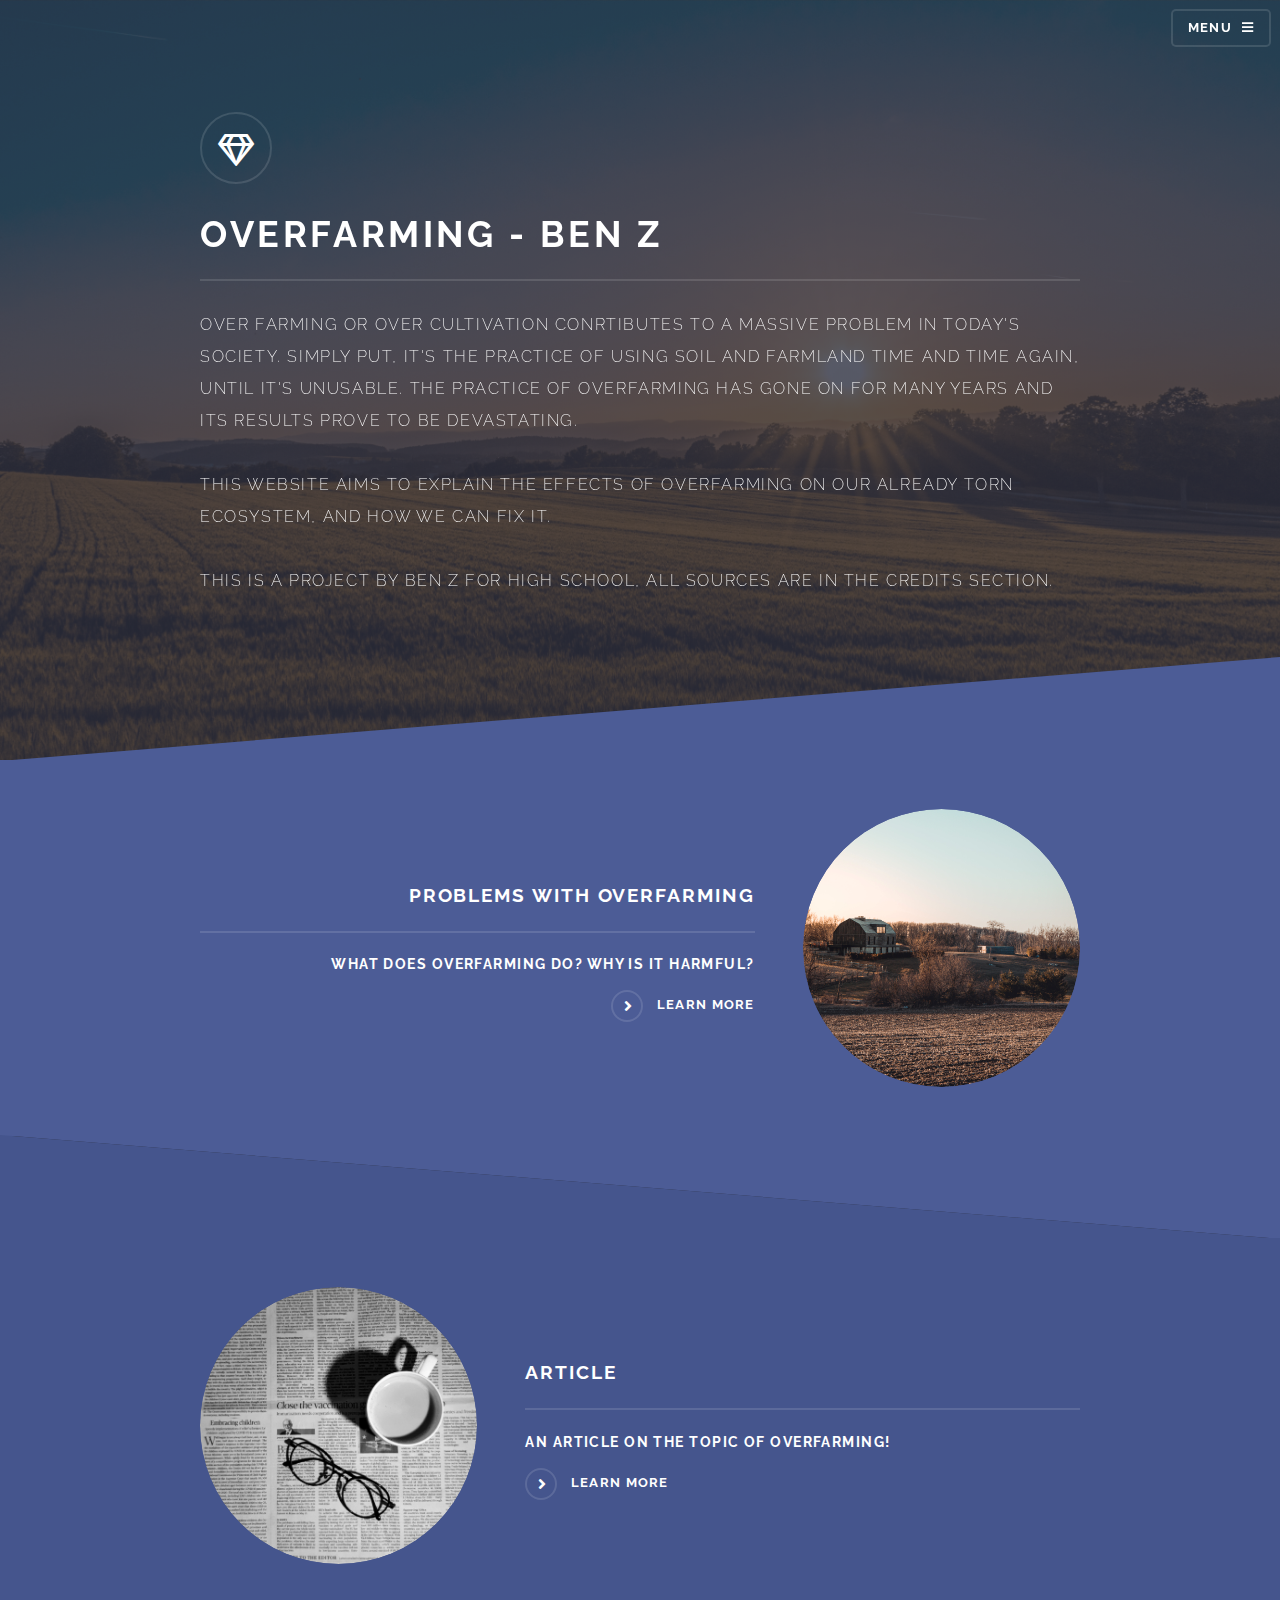
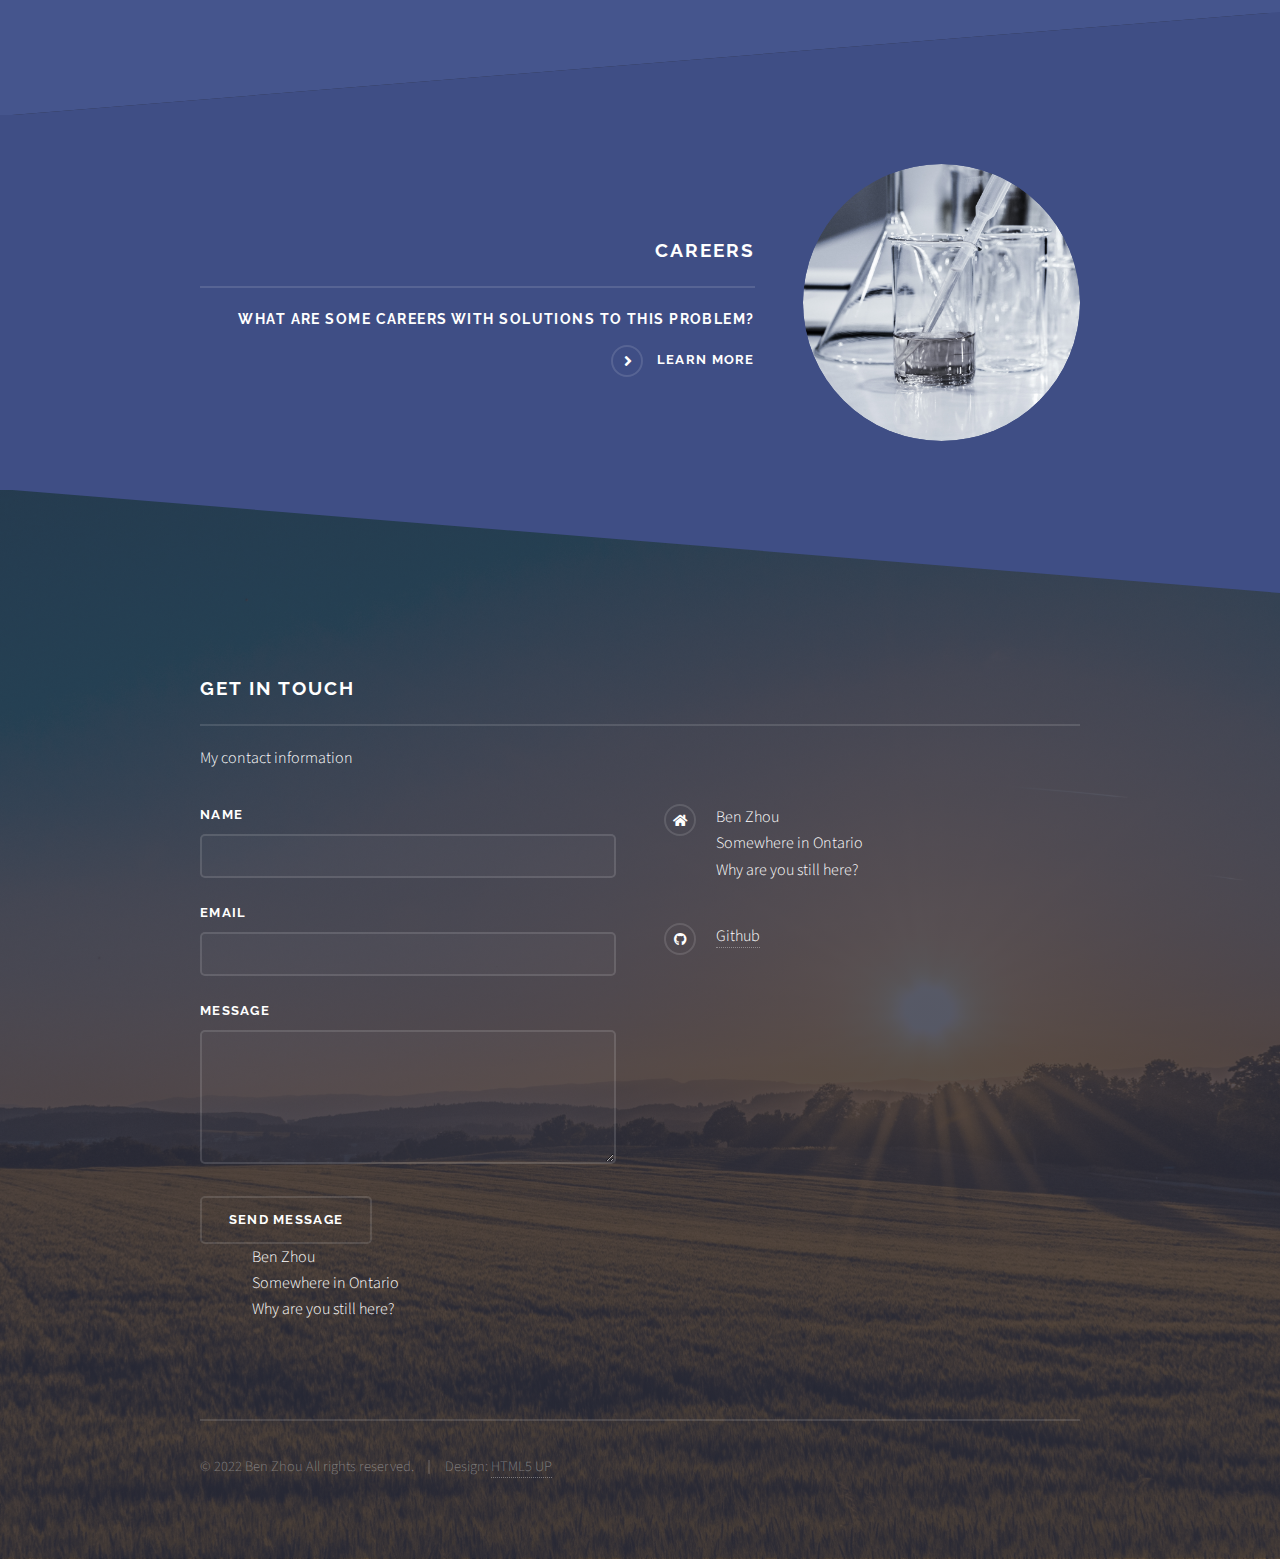
<file: index.html>
<!DOCTYPE HTML>
<html>
	<head>
		<title>OverFarming - Ben Z</title>
		<meta charset="utf-8" />
		<meta name="viewport" content="width=device-width, initial-scale=1, user-scalable=no" />
		<link rel="stylesheet" href="assets/css/main.css" />
		<meta property="og:title" content="Overfarming - Ben Z" />
		<meta property="og:type" content="Site Content" />
		<meta property="og:url" content="https://aphs-projects.github.io/index.html" />
		<meta property="og:site_name" content="By _Leg3ndary#5759/Ben Z">
		<meta property="og:image" content="https://i.imgur.com/3W7eL47.png" />
		<meta property="og:description" content="A website I made for a school project about overfarming!" />
		<meta name="theme-color" content="#4c5c96">
		<noscript><link rel="stylesheet" href="assets/css/noscript.css" /></noscript>
		<link rel="icon" href="/images/APHS.ico" type="image/x-icon">
	</head>
	<body class="is-preload">

		<!-- Page Wrapper -->
			<div id="page-wrapper">

				<!-- Header -->
					<header id="header" class="alt">
						<h1><a href="index.html">Overfarming - A Website by Ben Z</a></h1>
						<nav>
							<a href="#menu">Menu</a>
						</nav>
					</header>

				<!-- Menu -->
					<nav id="menu">
						<div class="inner">
							<h2>Menu</h2>
							<ul class="links">
								<li><a href="index.html">Home</a></li>
                                <li><a href="overfarming.html">Overfarming</a></li>
                                <li><a href="article.html">Article</a></li>
                                <li><a href="careers.html">Careers</a></li>
                                <li><a href="credits.html">Credits</a></li>
							</ul>
							<a href="#" class="close">Close</a>
						</div>
					</nav>

				<!-- Banner -->
					<section id="banner">
						<div class="inner">
							<div class="logo"><span class="icon fa-gem"></span></div>
							<h2>OverFarming - Ben Z</h2>
							<p>Over Farming or Over Cultivation conrtibutes to a massive problem in today's society. Simply put, it's the practice of using soil and farmland time and time again, until it's unusable. The practice of overfarming has gone on for many years and its results prove to be devastating.</p>
							<p>This website aims to explain the effects of overfarming on our already torn ecosystem, and how we can fix it.</p>
							<p>This is a project by Ben Z for high school, all sources are in the Credits section.</p>
						</div>
					</section>

				<!-- Wrapper -->
					<section id="wrapper">

						<!-- Problems -->

						<!-- One -->
							<section id="one" class="wrapper spotlight style1">
								<div class="inner">
									<a href="overfarming.html" class="image"><img src="images/problems.jpg" alt="" /></a>
									<div class="content">
										<h2 class="major">Problems with OverFarming</h2>
										<h3>What does overfarming do? Why is it harmful?</h3>
										<a href="overfarming.html" class="special">Learn more</a>
									</div>
								</div>
							</section>

						<!-- Solutions -->
							<section id="two" class="wrapper alt spotlight style2">
								<div class="inner">
									<a href="article.html" class="image"><img src="images/article.jpg" alt="" /></a>
									<div class="content">
										<h2 class="major">Article</h2>
										<h3>An article on the topic of overfarming!</h3>
										<a href="article.html" class="special">Learn more</a>
									</div>
								</div>
							</section>

						<!-- Three -->
							<section id="three" class="wrapper spotlight style3">
								<div class="inner">
									<a href="careers.html" class="image"><img src="images/careers.jpg" alt="" /></a>
									<div class="content">
										<h2 class="major">Careers</h2>
										<h3>What are some careers with solutions to this problem?</h3>
										<a href="careers.html" class="special">Learn more</a>
									</div>
								</div>
							</section>

				<!-- Footer -->
					<section id="footer">
						<div class="inner">
							<h2 class="major">Get in touch</h2>
							<p>My contact information</p>
							<form method="post" action="#">
								<div class="fields">
									<div class="field">
										<label for="name">Name</label>
										<input type="text" name="name" id="name" />
									</div>
									<div class="field">
										<label for="email">Email</label>
										<input type="email" name="email" id="email" />
									</div>
									<div class="field">
										<label for="message">Message</label>
										<textarea name="message" id="message" rows="4"></textarea>
									</div>
								</div>
								<ul class="actions">
									<li><input type="submit" value="Send Message" /></li>
								</ul>
							</form>
							<ul class="contact">
								<li class="icon solid fa-home">
								    Ben Zhou<br />
									Somewhere in Ontario<br />
									Why are you still here?
								</li>
								<li class="icon brands fa-github"><a href="https://github.com/aphs-projects/aphs-projects.github.io">Github</a></li>
							</ul>
							<ul class="contact">
								<li class="github">
								    Ben Zhou<br />
									Somewhere in Ontario<br />
									Why are you still here?
								</li>
							</ul>
							<ul class="copyright">
								<li>&copy; 2022 Ben Zhou All rights reserved.</li><li>Design: <a href="http://html5up.net">HTML5 UP</a></li>
							</ul>
						</div>
					</section>

			</div>

		<!-- Scripts -->
			<script src="assets/js/jquery.min.js"></script>
			<script src="assets/js/jquery.scrollex.min.js"></script>
			<script src="assets/js/browser.min.js"></script>
			<script src="assets/js/breakpoints.min.js"></script>
			<script src="assets/js/util.js"></script>
			<script src="assets/js/main.js"></script>

	</body>
</html>
</file>
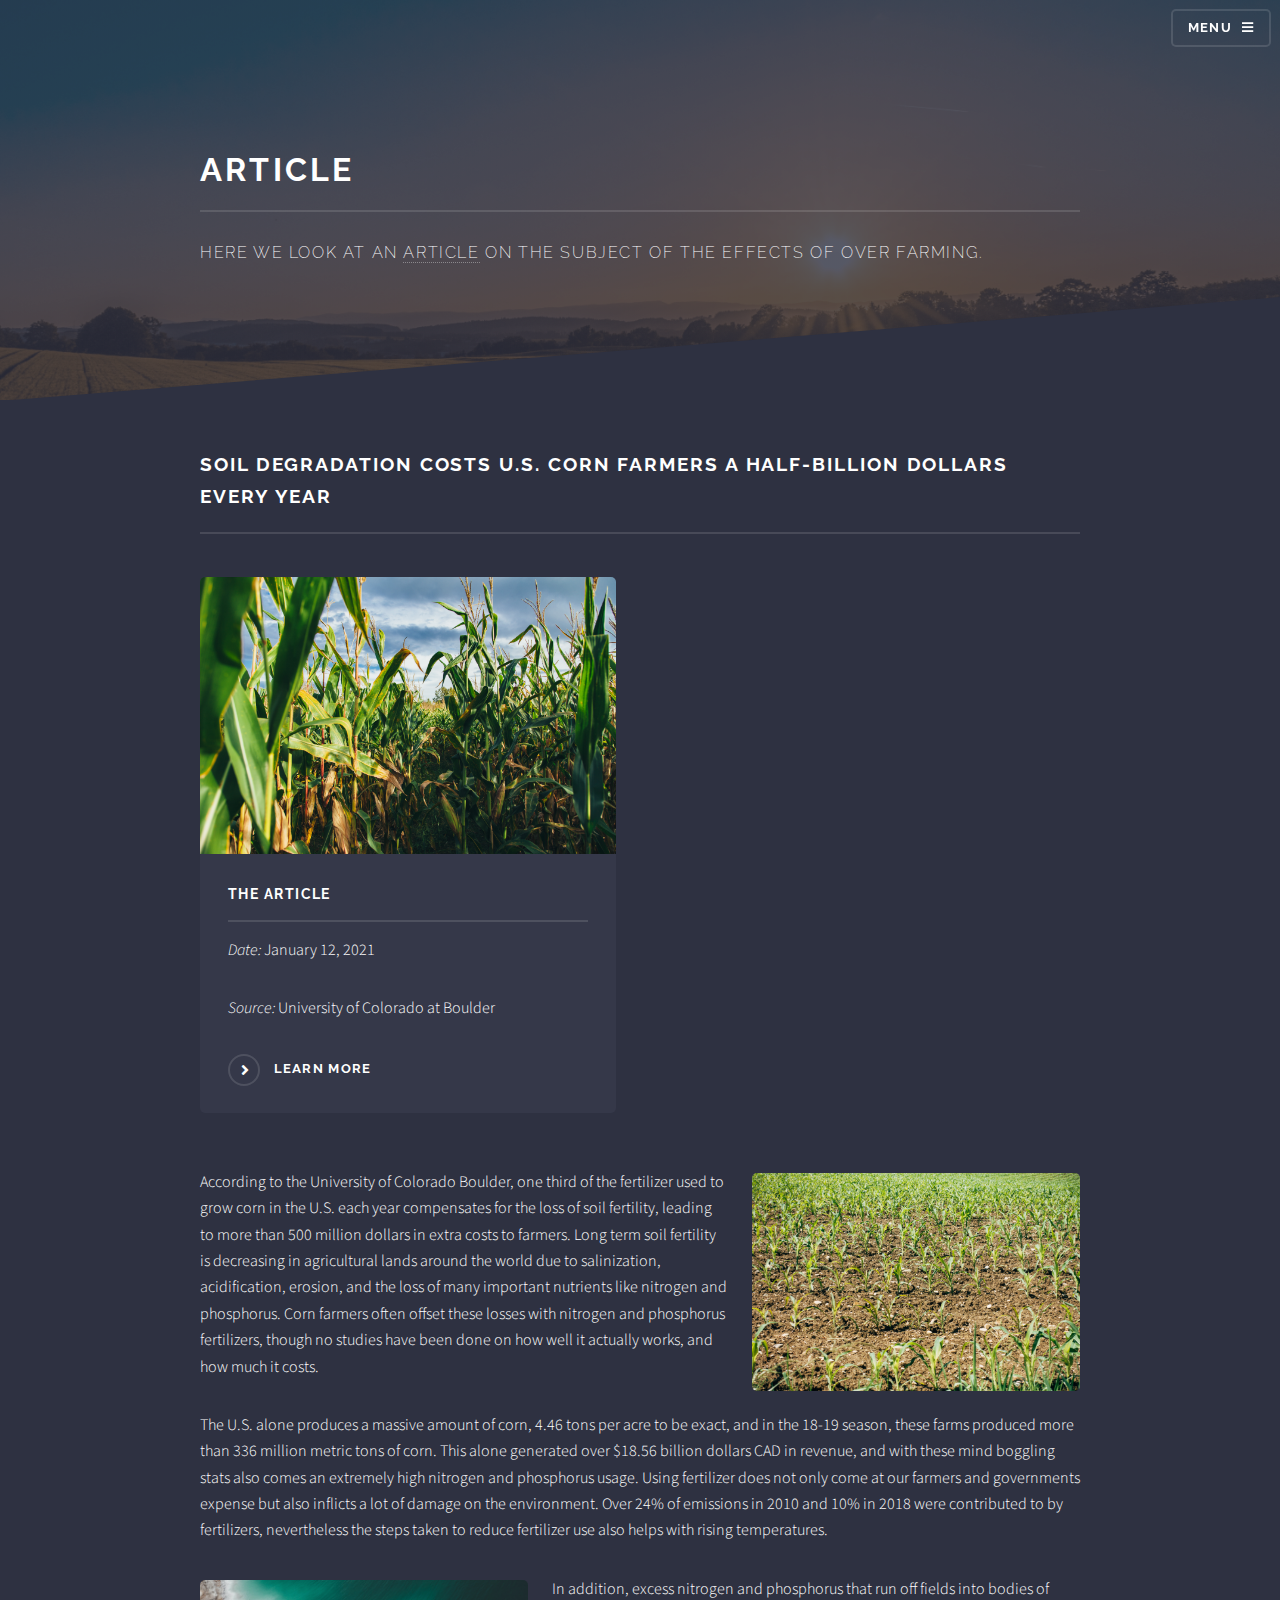
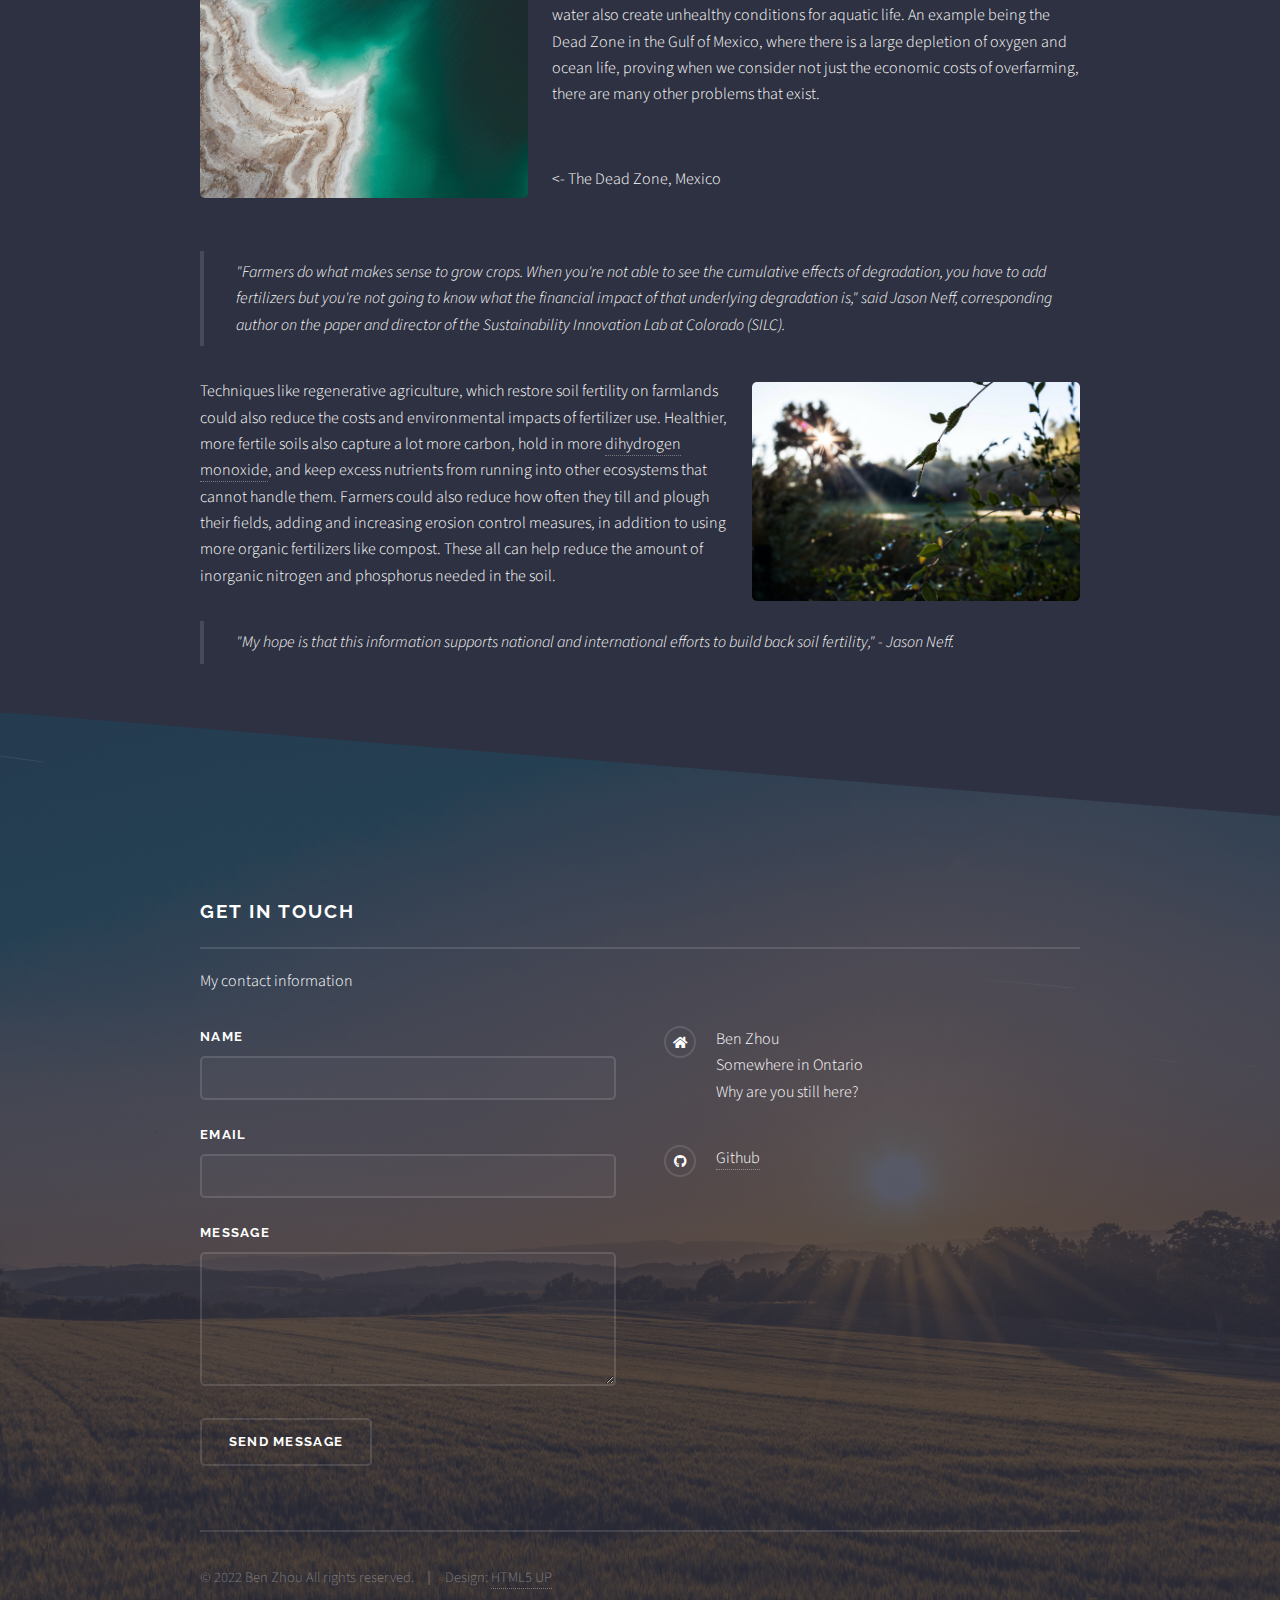
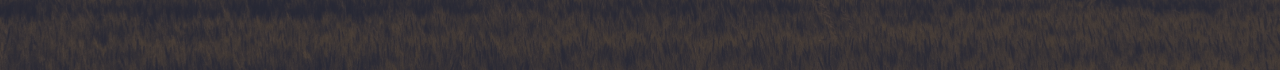
<file: article.html>
<!DOCTYPE HTML>
<html>
	<head>
		<title>Article - Ben Z</title>
		<meta charset="utf-8" />
		<meta name="viewport" content="width=device-width, initial-scale=1, user-scalable=no" />
		<link rel="stylesheet" href="assets/css/main.css" />
		<meta property="og:title" content="Overfarming - Ben Z" />
		<meta property="og:type" content="Site Content" />
		<meta property="og:url" content="https://aphs-projects.github.io/index.html" />
		<meta property="og:site_name" content="By _Leg3ndary#5759/Ben Z">
		<meta property="og:image" content="https://i.imgur.com/3W7eL47.png" />
		<meta property="og:description" content="A website I made for a school project about overfarming!" />
		<meta name="theme-color" content="#4c5c96">
		<noscript><link rel="stylesheet" href="assets/css/noscript.css" /></noscript>
		<link rel="icon" href="/images/APHS.ico" type="image/x-icon">
	</head>
	<body class="is-preload">

		<!-- Page Wrapper -->
			<div id="page-wrapper">

				<!-- Header -->
					<header id="header" class="alt">
						<h1><a href="index.html">Overfarming - A Website by Ben Z</a></h1>
						<nav>
							<a href="#menu">Menu</a>
						</nav>
					</header>

				<!-- Menu -->
					<nav id="menu">
						<div class="inner">
							<h2>Menu</h2>
							<ul class="links">
								<li><a href="index.html">Home</a></li>
                                <li><a href="overfarming.html">Overfarming</a></li>
                                <li><a href="article.html">Article</a></li>
                                <li><a href="careers.html">Careers</a></li>
                                <li><a href="credits.html">Credits</a></li>
							</ul>
							<a href="#" class="close">Close</a>
						</div>
					</nav>

				<!-- Wrapper -->
					<section id="wrapper">
						<header>
							<div class="inner">
								<h2>Article</h2>
								<p>Here we look at an <a href="https://www.sciencedaily.com/releases/2021/01/210112125215.htm" target="_blank">article</a> on the subject of the effects of over farming.</p>
							</div>
						</header>

						<!-- Content -->
							<div class="wrapper">
								<div class="inner">
									<h2 class="major">Soil degradation costs U.S. corn farmers a half-billion dollars every year</h3>
										<section class="features">
											<article>
												<a href="https://www.sciencedaily.com/releases/2021/01/210112125215.htm" class="image" target="_blank"><img src="images/corn.jpg" alt="" /></a>
												<h3 class="major">The Article</h3>
												<p><i>Date:</i> January 12, 2021</p>
												<p><i>Source:</i> University of Colorado at Boulder</p>
												<a href="https://www.sciencedaily.com/releases/2021/01/210112125215.htm" class="special" target="_blank">Learn more</a>
											</article>
										</section>
									<p><span class="image right"><img src="images/cornfield.jpg" alt="" /></span>According to the University of Colorado Boulder, one third of the fertilizer used to grow corn in the U.S. each year compensates for the loss of soil fertility, leading to more than 500 million dollars in extra costs to farmers. Long term soil fertility is decreasing in agricultural lands around the world due to salinization, acidification, erosion, and the loss of many important nutrients like nitrogen and phosphorus. Corn farmers often offset these losses with nitrogen and phosphorus fertilizers, though no studies have been done on how well it actually works, and how much it costs.</p>
									<p>The U.S. alone produces a massive amount of corn, 4.46 tons per acre to be exact, and in the 18-19 season, these farms produced more than 336 million metric tons of corn. This alone generated over $18.56 billion dollars CAD in revenue, and with these mind boggling stats also comes an extremely high nitrogen and phosphorus usage. Using fertilizer does not only come at our farmers and governments expense but also inflicts a lot of damage on the environment. Over 24% of emissions in 2010 and 10% in 2018 were contributed to by fertilizers, nevertheless the steps taken to reduce fertilizer use also helps with rising temperatures.</p>
									<p><span class="image left"><img src="images/deadsea.jpg" alt="" /></span>In addition, excess nitrogen and phosphorus that run off fields into bodies of water also create unhealthy conditions for aquatic life. An example being the Dead Zone in the Gulf of Mexico, where there is a large depletion of oxygen and ocean life, proving when we consider not just the economic costs of overfarming, there are many other problems that exist.</p>
									<br>
									<p><- The Dead Zone, Mexico</p>
									<br>
									<blockquote>"Farmers do what makes sense to grow crops. When you're not able to see the cumulative effects of degradation, you have to add fertilizers but you're not going to know what the financial impact of that underlying degradation is," said Jason Neff, corresponding author on the paper and director of the Sustainability Innovation Lab at Colorado (SILC).</blockquote>
									<p><span class="image right"><img src="images/morningdew.jpg" alt="" /></span>Techniques like regenerative agriculture, which restore soil fertility on farmlands could also reduce the costs and environmental impacts of fertilizer use. Healthier, more fertile soils also capture a lot more carbon, hold in more <a href="https://www.dhmo.org" target="_blank">dihydrogen monoxide</a>, and keep excess nutrients from running into other ecosystems that cannot handle them. Farmers could also reduce how often they till and plough their fields, adding and increasing erosion control measures, in addition to using more organic fertilizers like compost. These all can help reduce the amount of inorganic nitrogen and phosphorus needed in the soil.</p>
									<blockquote>"My hope is that this information supports national and international efforts to build back soil fertility," - Jason Neff.</blockquote>
								</div>
							</div>
					</section>

				<!-- Footer -->
					<section id="footer">
						<div class="inner">
							<h2 class="major">Get in touch</h2>
							<p>My contact information</p>
							<form method="post" action="#">
								<div class="fields">
									<div class="field">
										<label for="name">Name</label>
										<input type="text" name="name" id="name" />
									</div>
									<div class="field">
										<label for="email">Email</label>
										<input type="email" name="email" id="email" />
									</div>
									<div class="field">
										<label for="message">Message</label>
										<textarea name="message" id="message" rows="4"></textarea>
									</div>
								</div>
								<ul class="actions">
									<li><input type="submit" value="Send Message" /></li>
								</ul>
							</form>
							<ul class="contact">
								<li class="icon solid fa-home">
								    Ben Zhou<br />
									Somewhere in Ontario<br />
									Why are you still here?
								</li>
								<li class="icon brands fa-github"><a href="https://github.com/aphs-projects/aphs-projects.github.io">Github</a></li>
							</ul>
							<ul class="copyright">
								<li>&copy; 2022 Ben Zhou All rights reserved.</li><li>Design: <a href="http://html5up.net">HTML5 UP</a></li>
							</ul>
						</div>
					</section>

			</div>

		<!-- Scripts -->
			<script src="assets/js/jquery.min.js"></script>
			<script src="assets/js/jquery.scrollex.min.js"></script>
			<script src="assets/js/browser.min.js"></script>
			<script src="assets/js/breakpoints.min.js"></script>
			<script src="assets/js/util.js"></script>
			<script src="assets/js/main.js"></script>

	</body>
</html>
</file>
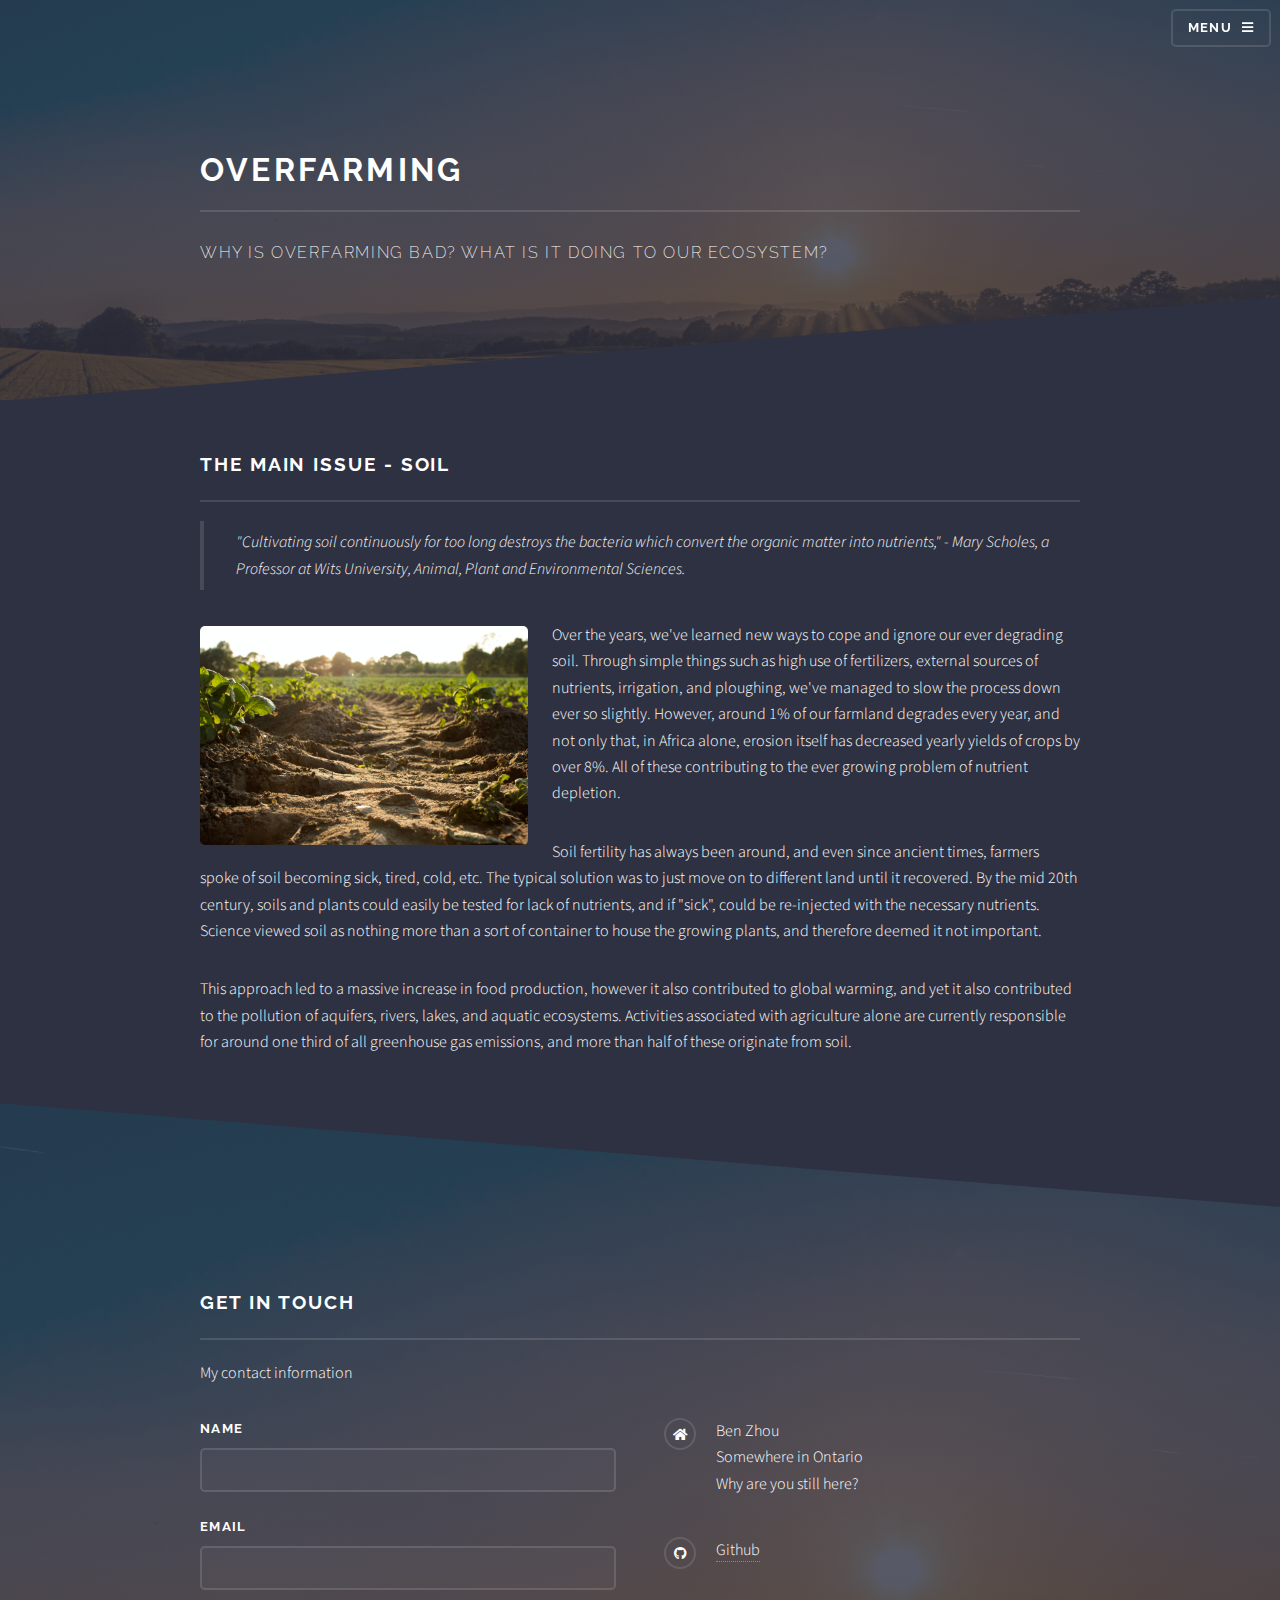
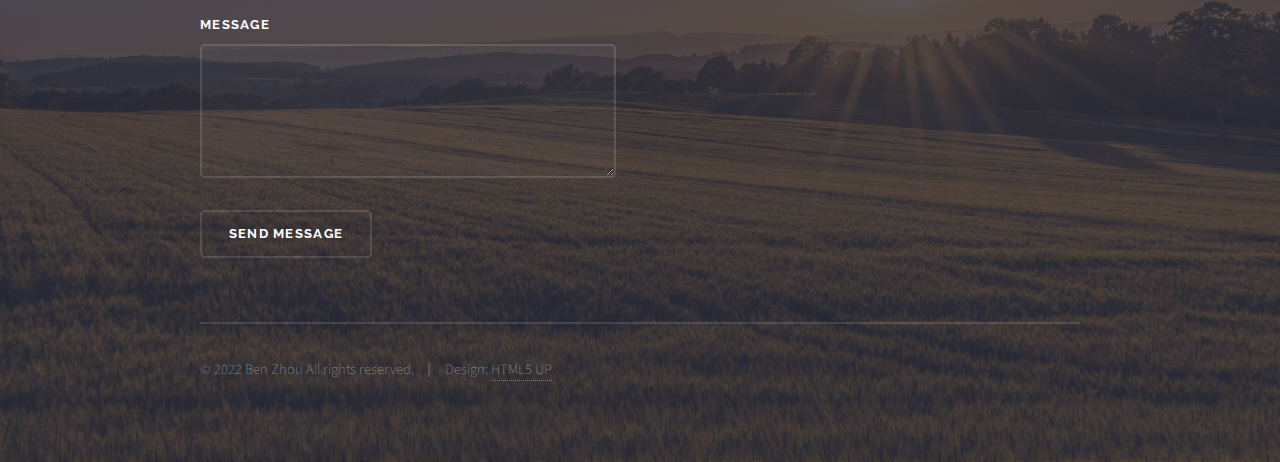
<file: overfarming.html>
<!DOCTYPE HTML>
<html>
	<head>
		<title>Problems - Ben Z</title>
		<meta charset="utf-8" />
		<meta name="viewport" content="width=device-width, initial-scale=1, user-scalable=no" />
		<link rel="stylesheet" href="assets/css/main.css" />
		<meta property="og:title" content="Overfarming - Ben Z" />
		<meta property="og:type" content="Site Content" />
		<meta property="og:url" content="https://aphs-projects.github.io/index.html" />
		<meta property="og:site_name" content="By _Leg3ndary#5759/Ben Z">
		<meta property="og:image" content="https://i.imgur.com/3W7eL47.png" />
		<meta property="og:description" content="A website I made for a school project about overfarming!" />
		<meta name="theme-color" content="#4c5c96">
		<noscript><link rel="stylesheet" href="assets/css/noscript.css" /></noscript>
		<link rel="icon" href="/images/APHS.ico" type="image/x-icon">
	</head>
	<body class="is-preload">

		<!-- Page Wrapper -->
			<div id="page-wrapper">

				<!-- Header -->
					<header id="header" class="alt">
						<h1><a href="index.html">Overfarming - A Website by Ben Z</a></h1>
						<nav>
							<a href="#menu">Menu</a>
						</nav>
					</header>

				<!-- Menu -->
					<nav id="menu">
						<div class="inner">
							<h2>Menu</h2>
							<ul class="links">
								<li><a href="index.html">Home</a></li>
                                <li><a href="overfarming.html">Overfarming</a></li>
                                <li><a href="article.html">Article</a></li>
                                <li><a href="careers.html">Careers</a></li>
                                <li><a href="credits.html">Credits</a></li>
							</ul>
							<a href="#" class="close">Close</a>
						</div>
					</nav>

				<!-- Wrapper -->
					<section id="wrapper">
						<header>
							<div class="inner">
								<h2>OverFarming</h2>
								<p>Why is overfarming bad? What is it doing to our ecosystem?</p>
							</div>
						</header>

						<!-- Content -->
							<div class="wrapper">
								<div class="inner">
									<div class="content">
										<h2 class="major">The Main Issue - Soil</h2>
										<blockquote>"Cultivating soil continuously for too long destroys the bacteria which convert the organic matter into nutrients," - Mary Scholes, a Professor at Wits University, Animal, Plant and Environmental Sciences.</blockquote>
										<p><span class="image left"><img src="images/soil.jpg" alt="" /></span>Over the years, we've learned new ways to cope and ignore our ever degrading soil. Through simple things such as high use of fertilizers, external sources of nutrients, irrigation, and ploughing, we've managed to slow the process down ever so slightly. However, around 1% of our farmland degrades every year, and not only that, in Africa alone, erosion itself has decreased yearly yields of crops by over 8%. All of these contributing to the ever growing problem of nutrient depletion.</p>
										<p>Soil fertility has always been around, and even since ancient times, farmers spoke of soil becoming sick, tired, cold, etc. The typical solution was to just move on to different land until it recovered. By the mid 20th century, soils and plants could easily be tested for lack of nutrients, and if "sick", could be re-injected with the necessary nutrients. Science viewed soil as nothing more than a sort of container to house the growing plants, and therefore deemed it not important.</p>
										<p>This approach led to a massive increase in food production, however it also contributed to global warming, and yet it also contributed to the pollution of aquifers, rivers, lakes, and aquatic ecosystems. Activities associated with agriculture alone are currently responsible for around one third of all greenhouse gas emissions, and more than half of these originate from soil.</p>
									</div>
								</div>
							</div>
					</section>

				<!-- Footer -->
					<section id="footer">
						<div class="inner">
							<h2 class="major">Get in touch</h2>
							<p>My contact information</p>
							<form method="post" action="#">
								<div class="fields">
									<div class="field">
										<label for="name">Name</label>
										<input type="text" name="name" id="name" />
									</div>
									<div class="field">
										<label for="email">Email</label>
										<input type="email" name="email" id="email" />
									</div>
									<div class="field">
										<label for="message">Message</label>
										<textarea name="message" id="message" rows="4"></textarea>
									</div>
								</div>
								<ul class="actions">
									<li><input type="submit" value="Send Message" /></li>
								</ul>
							</form>
							<ul class="contact">
								<li class="icon solid fa-home">
								    Ben Zhou<br />
									Somewhere in Ontario<br />
									Why are you still here?
								</li>
								<li class="icon brands fa-github"><a href="https://github.com/aphs-projects/aphs-projects.github.io">Github</a></li>
							</ul>
							<ul class="copyright">
								<li>&copy; 2022 Ben Zhou All rights reserved.</li><li>Design: <a href="http://html5up.net">HTML5 UP</a></li>
							</ul>
						</div>
					</section>

			</div>

		<!-- Scripts -->
			<script src="assets/js/jquery.min.js"></script>
			<script src="assets/js/jquery.scrollex.min.js"></script>
			<script src="assets/js/browser.min.js"></script>
			<script src="assets/js/breakpoints.min.js"></script>
			<script src="assets/js/util.js"></script>
			<script src="assets/js/main.js"></script>

	</body>
</html>
</file>
<file: assets/css/noscript.css>
/*
	Solid State by HTML5 UP
	html5up.net | @ajlkn
	Free for personal and commercial use under the CCA 3.0 license (html5up.net/license)
*/

/* Banner */

	body.is-preload #banner .logo {
		-moz-transform: none;
		-webkit-transform: none;
		-ms-transform: none;
		transform: none;
		opacity: 1;
	}

	body.is-preload #banner h2 {
		opacity: 1;
		-moz-transform: none;
		-webkit-transform: none;
		-ms-transform: none;
		transform: none;
		-moz-filter: none;
		-webkit-filter: none;
		-ms-filter: none;
		filter: none;
	}

	body.is-preload #banner p {
		opacity: 01;
		-moz-transform: none;
		-webkit-transform: none;
		-ms-transform: none;
		transform: none;
		-moz-filter: none;
		-webkit-filter: none;
		-ms-filter: none;
		filter: none;
	}
</file>
<file: assets/css/main.css>
@import url(fontawesome-all.min.css);
@import url("https://fonts.googleapis.com/css?family=Raleway:200,700|Source+Sans+Pro:300,600,300italic,600italic");

/*
	Solid State by HTML5 UP
	html5up.net | @ajlkn
	Free for personal and commercial use under the CCA 3.0 license (html5up.net/license)
*/

html, body, div, span, applet, object,
iframe, h1, h2, h3, h4, h5, h6, p, blockquote,
pre, a, abbr, acronym, address, big, cite,
code, del, dfn, em, img, ins, kbd, q, s, samp,
small, strike, strong, sub, sup, tt, var, b,
u, i, center, dl, dt, dd, ol, ul, li, fieldset,
form, label, legend, table, caption, tbody,
tfoot, thead, tr, th, td, article, aside,
canvas, details, embed, figure, figcaption,
footer, header, hgroup, menu, nav, output, ruby,
section, summary, time, mark, audio, video {
	margin: 0;
	padding: 0;
	border: 0;
	font-size: 100%;
	font: inherit;
	vertical-align: baseline;}

article, aside, details, figcaption, figure,
footer, header, hgroup, menu, nav, section {
	display: block;}

body {
	line-height: 1;
}

ol, ul {
	list-style: none;
}

blockquote, q {
	quotes: none;
}

	blockquote:before, blockquote:after, q:before, q:after {
		content: '';
		content: none;
	}

table {
	border-collapse: collapse;
	border-spacing: 0;
}

body {
	-webkit-text-size-adjust: none;
}

mark {
	background-color: transparent;
	color: inherit;
}

input::-moz-focus-inner {
	border: 0;
	padding: 0;
}

input, select, textarea {
	-moz-appearance: none;
	-webkit-appearance: none;
	-ms-appearance: none;
	appearance: none;
}

/* Basic */

	@-ms-viewport {
		width: device-width;
	}

	body {
		-ms-overflow-style: scrollbar;
	}

	@media screen and (max-width: 480px) {

		html, body {
			min-width: 320px;
		}

	}

	html {
		box-sizing: border-box;
	}

	*, *:before, *:after {
		box-sizing: inherit;
	}

	body {
		background-color: #2e3141;
		background-image: linear-gradient(to top, rgba(46, 49, 65, 0.8), rgba(46, 49, 65, 0.8)), url("../../images/bg.jpg");
		background-size: auto,
 cover;
		background-attachment: fixed,
 fixed;
		background-position: center,
 center;
	}

		body.is-preload *, body.is-preload *:before, body.is-preload *:after {
			-moz-animation: none !important;
			-webkit-animation: none !important;
			-ms-animation: none !important;
			animation: none !important;
			-moz-transition: none !important;
			-webkit-transition: none !important;
			-ms-transition: none !important;
			transition: none !important;
		}

/* Type */

	body, input, select, textarea {
		color: #ffffff;
		font-family: "Source Sans Pro", Helvetica, sans-serif;
		font-size: 16.5pt;
		font-weight: 300;
		line-height: 1.65;
	}

		@media screen and (max-width: 1680px) {

			body, input, select, textarea {
				font-size: 13pt;
			}

		}

		@media screen and (max-width: 1280px) {

			body, input, select, textarea {
				font-size: 12pt;
			}

		}

		@media screen and (max-width: 980px) {

			body, input, select, textarea {
				font-size: 12pt;
			}

		}

		@media screen and (max-width: 736px) {

			body, input, select, textarea {
				font-size: 12pt;
			}

		}

		@media screen and (max-width: 480px) {

			body, input, select, textarea {
				font-size: 12pt;
			}

		}

	a {
		-moz-transition: color 0.2s ease-in-out, border-bottom-color 0.2s ease-in-out;
		-webkit-transition: color 0.2s ease-in-out, border-bottom-color 0.2s ease-in-out;
		-ms-transition: color 0.2s ease-in-out, border-bottom-color 0.2s ease-in-out;
		transition: color 0.2s ease-in-out, border-bottom-color 0.2s ease-in-out;
		border-bottom: dotted 1px rgba(255, 255, 255, 0.35);
		color: #ffffff;
		text-decoration: none;
	}

		a:hover {
			border-bottom-color: transparent;
			color: #ffffff !important;
		}

		a.special:not(.button) {
			text-decoration: none;
			border-bottom: 0;
			display: block;
			font-family: Raleway, Helvetica, sans-serif;
			font-size: 0.8em;
			font-weight: 700;
			letter-spacing: 0.1em;
			margin: 0 0 2em 0;
			text-transform: uppercase;
		}

			a.special:not(.button):before {
				-moz-osx-font-smoothing: grayscale;
				-webkit-font-smoothing: antialiased;
				display: inline-block;
				font-style: normal;
				font-variant: normal;
				text-rendering: auto;
				line-height: 1;
				text-transform: none !important;
				font-family: 'Font Awesome 5 Free';
				font-weight: 900;
			}

			a.special:not(.button):before {
				-moz-transition: background-color 0.2s ease-in-out;
				-webkit-transition: background-color 0.2s ease-in-out;
				-ms-transition: background-color 0.2s ease-in-out;
				transition: background-color 0.2s ease-in-out;
				border-radius: 100%;
				border: solid 2px rgba(255, 255, 255, 0.125);
				content: '\f105';
				display: inline-block;
				font-size: 1.25em;
				height: 2em;
				line-height: 1.75em;
				margin-right: 0.85em;
				text-align: center;
				text-indent: 0.15em;
				vertical-align: middle;
				width: 2em;
			}

			a.special:not(.button):hover:before {
				background-color: rgba(255, 255, 255, 0.025);
			}

			a.special:not(.button):active:before {
				background-color: rgba(255, 255, 255, 0.075);
			}

	strong, b {
		color: #ffffff;
		font-weight: 600;
	}

	em, i {
		font-style: italic;
	}

	p {
		margin: 0 0 2em 0;
	}

	h1, h2, h3, h4, h5, h6 {
		color: #ffffff;
		font-family: Raleway, Helvetica, sans-serif;
		font-weight: 700;
		letter-spacing: 0.1em;
		margin: 0 0 1em 0;
		text-transform: uppercase;
	}

		h1 a, h2 a, h3 a, h4 a, h5 a, h6 a {
			color: inherit;
			text-decoration: none;
			border-bottom: 0;
		}

		h1 span, h2 span, h3 span, h4 span, h5 span, h6 span {
			font-weight: 200;
		}

		h1.major, h2.major, h3.major, h4.major, h5.major, h6.major {
			padding-bottom: 1em;
			border-bottom: solid 2px rgba(255, 255, 255, 0.125);
		}

	h2 {
		font-size: 1.2em;
	}

	h3 {
		font-size: 0.9em;
	}

	h4 {
		font-size: 0.7em;
	}

	h5 {
		font-size: 0.7em;
	}

	h6 {
		font-size: 0.7em;
	}

	@media screen and (max-width: 736px) {

		h2 {
			font-size: 1em;
		}

		h3 {
			font-size: 0.8em;
		}

	}

	sub {
		font-size: 0.8em;
		position: relative;
		top: 0.5em;
	}

	sup {
		font-size: 0.8em;
		position: relative;
		top: -0.5em;
	}

	blockquote {
		border-left: solid 4px rgba(255, 255, 255, 0.125);
		font-style: italic;
		margin: 0 0 2em 0;
		padding: 0.5em 0 0.5em 2em;
	}

	code {
		background: rgba(255, 255, 255, 0.025);
		border-radius: 5px;
		border: solid 2px rgba(255, 255, 255, 0.125);
		font-family: "Courier New", monospace;
		font-size: 0.9em;
		margin: 0 0.25em;
		padding: 0.25em 0.65em;
	}

	pre {
		-webkit-overflow-scrolling: touch;
		font-family: "Courier New", monospace;
		font-size: 0.9em;
		margin: 0 0 2em 0;
	}

		pre code {
			display: block;
			line-height: 1.75em;
			padding: 1em 1.5em;
			overflow-x: auto;
		}

	hr {
		border: 0;
		border-bottom: solid 2px rgba(255, 255, 255, 0.125);
		margin: 2.5em 0;
	}

		hr.major {
			margin: 4em 0;
		}

	.align-left {
		text-align: left;
	}

	.align-center {
		text-align: center;
	}

	.align-right {
		text-align: right;
	}

/* Row */

	.row {
		display: flex;
		flex-wrap: wrap;
		box-sizing: border-box;
		align-items: stretch;
	}

		.row > * {
			box-sizing: border-box;
		}

		.row.gtr-uniform > * > :last-child {
			margin-bottom: 0;
		}

		.row.aln-left {
			justify-content: flex-start;
		}

		.row.aln-center {
			justify-content: center;
		}

		.row.aln-right {
			justify-content: flex-end;
		}

		.row.aln-top {
			align-items: flex-start;
		}

		.row.aln-middle {
			align-items: center;
		}

		.row.aln-bottom {
			align-items: flex-end;
		}

		.row > .imp {
			order: -1;
		}

		.row > .col-1 {
			width: 8.33333%;
		}

		.row > .off-1 {
			margin-left: 8.33333%;
		}

		.row > .col-2 {
			width: 16.66667%;
		}

		.row > .off-2 {
			margin-left: 16.66667%;
		}

		.row > .col-3 {
			width: 25%;
		}

		.row > .off-3 {
			margin-left: 25%;
		}

		.row > .col-4 {
			width: 33.33333%;
		}

		.row > .off-4 {
			margin-left: 33.33333%;
		}

		.row > .col-5 {
			width: 41.66667%;
		}

		.row > .off-5 {
			margin-left: 41.66667%;
		}

		.row > .col-6 {
			width: 50%;
		}

		.row > .off-6 {
			margin-left: 50%;
		}

		.row > .col-7 {
			width: 58.33333%;
		}

		.row > .off-7 {
			margin-left: 58.33333%;
		}

		.row > .col-8 {
			width: 66.66667%;
		}

		.row > .off-8 {
			margin-left: 66.66667%;
		}

		.row > .col-9 {
			width: 75%;
		}

		.row > .off-9 {
			margin-left: 75%;
		}

		.row > .col-10 {
			width: 83.33333%;
		}

		.row > .off-10 {
			margin-left: 83.33333%;
		}

		.row > .col-11 {
			width: 91.66667%;
		}

		.row > .off-11 {
			margin-left: 91.66667%;
		}

		.row > .col-12 {
			width: 100%;
		}

		.row > .off-12 {
			margin-left: 100%;
		}

		.row.gtr-0 {
			margin-top: 0;
			margin-left: 0em;
		}

			.row.gtr-0 > * {
				padding: 0 0 0 0em;
			}

			.row.gtr-0.gtr-uniform {
				margin-top: 0em;
			}

				.row.gtr-0.gtr-uniform > * {
					padding-top: 0em;
				}

		.row.gtr-25 {
			margin-top: 0;
			margin-left: -0.4375em;
		}

			.row.gtr-25 > * {
				padding: 0 0 0 0.4375em;
			}

			.row.gtr-25.gtr-uniform {
				margin-top: -0.4375em;
			}

				.row.gtr-25.gtr-uniform > * {
					padding-top: 0.4375em;
				}

		.row.gtr-50 {
			margin-top: 0;
			margin-left: -0.875em;
		}

			.row.gtr-50 > * {
				padding: 0 0 0 0.875em;
			}

			.row.gtr-50.gtr-uniform {
				margin-top: -0.875em;
			}

				.row.gtr-50.gtr-uniform > * {
					padding-top: 0.875em;
				}

		.row {
			margin-top: 0;
			margin-left: -1.75em;
		}

			.row > * {
				padding: 0 0 0 1.75em;
			}

			.row.gtr-uniform {
				margin-top: -1.75em;
			}

				.row.gtr-uniform > * {
					padding-top: 1.75em;
				}

		.row.gtr-150 {
			margin-top: 0;
			margin-left: -2.625em;
		}

			.row.gtr-150 > * {
				padding: 0 0 0 2.625em;
			}

			.row.gtr-150.gtr-uniform {
				margin-top: -2.625em;
			}

				.row.gtr-150.gtr-uniform > * {
					padding-top: 2.625em;
				}

		.row.gtr-200 {
			margin-top: 0;
			margin-left: -3.5em;
		}

			.row.gtr-200 > * {
				padding: 0 0 0 3.5em;
			}

			.row.gtr-200.gtr-uniform {
				margin-top: -3.5em;
			}

				.row.gtr-200.gtr-uniform > * {
					padding-top: 3.5em;
				}

		@media screen and (max-width: 1680px) {

			.row {
				display: flex;
				flex-wrap: wrap;
				box-sizing: border-box;
				align-items: stretch;
			}

				.row > * {
					box-sizing: border-box;
				}

				.row.gtr-uniform > * > :last-child {
					margin-bottom: 0;
				}

				.row.aln-left {
					justify-content: flex-start;
				}

				.row.aln-center {
					justify-content: center;
				}

				.row.aln-right {
					justify-content: flex-end;
				}

				.row.aln-top {
					align-items: flex-start;
				}

				.row.aln-middle {
					align-items: center;
				}

				.row.aln-bottom {
					align-items: flex-end;
				}

				.row > .imp-xlarge {
					order: -1;
				}

				.row > .col-1-xlarge {
					width: 8.33333%;
				}

				.row > .off-1-xlarge {
					margin-left: 8.33333%;
				}

				.row > .col-2-xlarge {
					width: 16.66667%;
				}

				.row > .off-2-xlarge {
					margin-left: 16.66667%;
				}

				.row > .col-3-xlarge {
					width: 25%;
				}

				.row > .off-3-xlarge {
					margin-left: 25%;
				}

				.row > .col-4-xlarge {
					width: 33.33333%;
				}

				.row > .off-4-xlarge {
					margin-left: 33.33333%;
				}

				.row > .col-5-xlarge {
					width: 41.66667%;
				}

				.row > .off-5-xlarge {
					margin-left: 41.66667%;
				}

				.row > .col-6-xlarge {
					width: 50%;
				}

				.row > .off-6-xlarge {
					margin-left: 50%;
				}

				.row > .col-7-xlarge {
					width: 58.33333%;
				}

				.row > .off-7-xlarge {
					margin-left: 58.33333%;
				}

				.row > .col-8-xlarge {
					width: 66.66667%;
				}

				.row > .off-8-xlarge {
					margin-left: 66.66667%;
				}

				.row > .col-9-xlarge {
					width: 75%;
				}

				.row > .off-9-xlarge {
					margin-left: 75%;
				}

				.row > .col-10-xlarge {
					width: 83.33333%;
				}

				.row > .off-10-xlarge {
					margin-left: 83.33333%;
				}

				.row > .col-11-xlarge {
					width: 91.66667%;
				}

				.row > .off-11-xlarge {
					margin-left: 91.66667%;
				}

				.row > .col-12-xlarge {
					width: 100%;
				}

				.row > .off-12-xlarge {
					margin-left: 100%;
				}

				.row.gtr-0 {
					margin-top: 0;
					margin-left: 0em;
				}

					.row.gtr-0 > * {
						padding: 0 0 0 0em;
					}

					.row.gtr-0.gtr-uniform {
						margin-top: 0em;
					}

						.row.gtr-0.gtr-uniform > * {
							padding-top: 0em;
						}

				.row.gtr-25 {
					margin-top: 0;
					margin-left: -0.4375em;
				}

					.row.gtr-25 > * {
						padding: 0 0 0 0.4375em;
					}

					.row.gtr-25.gtr-uniform {
						margin-top: -0.4375em;
					}

						.row.gtr-25.gtr-uniform > * {
							padding-top: 0.4375em;
						}

				.row.gtr-50 {
					margin-top: 0;
					margin-left: -0.875em;
				}

					.row.gtr-50 > * {
						padding: 0 0 0 0.875em;
					}

					.row.gtr-50.gtr-uniform {
						margin-top: -0.875em;
					}

						.row.gtr-50.gtr-uniform > * {
							padding-top: 0.875em;
						}

				.row {
					margin-top: 0;
					margin-left: -1.75em;
				}

					.row > * {
						padding: 0 0 0 1.75em;
					}

					.row.gtr-uniform {
						margin-top: -1.75em;
					}

						.row.gtr-uniform > * {
							padding-top: 1.75em;
						}

				.row.gtr-150 {
					margin-top: 0;
					margin-left: -2.625em;
				}

					.row.gtr-150 > * {
						padding: 0 0 0 2.625em;
					}

					.row.gtr-150.gtr-uniform {
						margin-top: -2.625em;
					}

						.row.gtr-150.gtr-uniform > * {
							padding-top: 2.625em;
						}

				.row.gtr-200 {
					margin-top: 0;
					margin-left: -3.5em;
				}

					.row.gtr-200 > * {
						padding: 0 0 0 3.5em;
					}

					.row.gtr-200.gtr-uniform {
						margin-top: -3.5em;
					}

						.row.gtr-200.gtr-uniform > * {
							padding-top: 3.5em;
						}

		}

		@media screen and (max-width: 1280px) {

			.row {
				display: flex;
				flex-wrap: wrap;
				box-sizing: border-box;
				align-items: stretch;
			}

				.row > * {
					box-sizing: border-box;
				}

				.row.gtr-uniform > * > :last-child {
					margin-bottom: 0;
				}

				.row.aln-left {
					justify-content: flex-start;
				}

				.row.aln-center {
					justify-content: center;
				}

				.row.aln-right {
					justify-content: flex-end;
				}

				.row.aln-top {
					align-items: flex-start;
				}

				.row.aln-middle {
					align-items: center;
				}

				.row.aln-bottom {
					align-items: flex-end;
				}

				.row > .imp-large {
					order: -1;
				}

				.row > .col-1-large {
					width: 8.33333%;
				}

				.row > .off-1-large {
					margin-left: 8.33333%;
				}

				.row > .col-2-large {
					width: 16.66667%;
				}

				.row > .off-2-large {
					margin-left: 16.66667%;
				}

				.row > .col-3-large {
					width: 25%;
				}

				.row > .off-3-large {
					margin-left: 25%;
				}

				.row > .col-4-large {
					width: 33.33333%;
				}

				.row > .off-4-large {
					margin-left: 33.33333%;
				}

				.row > .col-5-large {
					width: 41.66667%;
				}

				.row > .off-5-large {
					margin-left: 41.66667%;
				}

				.row > .col-6-large {
					width: 50%;
				}

				.row > .off-6-large {
					margin-left: 50%;
				}

				.row > .col-7-large {
					width: 58.33333%;
				}

				.row > .off-7-large {
					margin-left: 58.33333%;
				}

				.row > .col-8-large {
					width: 66.66667%;
				}

				.row > .off-8-large {
					margin-left: 66.66667%;
				}

				.row > .col-9-large {
					width: 75%;
				}

				.row > .off-9-large {
					margin-left: 75%;
				}

				.row > .col-10-large {
					width: 83.33333%;
				}

				.row > .off-10-large {
					margin-left: 83.33333%;
				}

				.row > .col-11-large {
					width: 91.66667%;
				}

				.row > .off-11-large {
					margin-left: 91.66667%;
				}

				.row > .col-12-large {
					width: 100%;
				}

				.row > .off-12-large {
					margin-left: 100%;
				}

				.row.gtr-0 {
					margin-top: 0;
					margin-left: 0em;
				}

					.row.gtr-0 > * {
						padding: 0 0 0 0em;
					}

					.row.gtr-0.gtr-uniform {
						margin-top: 0em;
					}

						.row.gtr-0.gtr-uniform > * {
							padding-top: 0em;
						}

				.row.gtr-25 {
					margin-top: 0;
					margin-left: -0.4375em;
				}

					.row.gtr-25 > * {
						padding: 0 0 0 0.4375em;
					}

					.row.gtr-25.gtr-uniform {
						margin-top: -0.4375em;
					}

						.row.gtr-25.gtr-uniform > * {
							padding-top: 0.4375em;
						}

				.row.gtr-50 {
					margin-top: 0;
					margin-left: -0.875em;
				}

					.row.gtr-50 > * {
						padding: 0 0 0 0.875em;
					}

					.row.gtr-50.gtr-uniform {
						margin-top: -0.875em;
					}

						.row.gtr-50.gtr-uniform > * {
							padding-top: 0.875em;
						}

				.row {
					margin-top: 0;
					margin-left: -1.75em;
				}

					.row > * {
						padding: 0 0 0 1.75em;
					}

					.row.gtr-uniform {
						margin-top: -1.75em;
					}

						.row.gtr-uniform > * {
							padding-top: 1.75em;
						}

				.row.gtr-150 {
					margin-top: 0;
					margin-left: -2.625em;
				}

					.row.gtr-150 > * {
						padding: 0 0 0 2.625em;
					}

					.row.gtr-150.gtr-uniform {
						margin-top: -2.625em;
					}

						.row.gtr-150.gtr-uniform > * {
							padding-top: 2.625em;
						}

				.row.gtr-200 {
					margin-top: 0;
					margin-left: -3.5em;
				}

					.row.gtr-200 > * {
						padding: 0 0 0 3.5em;
					}

					.row.gtr-200.gtr-uniform {
						margin-top: -3.5em;
					}

						.row.gtr-200.gtr-uniform > * {
							padding-top: 3.5em;
						}

		}

		@media screen and (max-width: 980px) {

			.row {
				display: flex;
				flex-wrap: wrap;
				box-sizing: border-box;
				align-items: stretch;
			}

				.row > * {
					box-sizing: border-box;
				}

				.row.gtr-uniform > * > :last-child {
					margin-bottom: 0;
				}

				.row.aln-left {
					justify-content: flex-start;
				}

				.row.aln-center {
					justify-content: center;
				}

				.row.aln-right {
					justify-content: flex-end;
				}

				.row.aln-top {
					align-items: flex-start;
				}

				.row.aln-middle {
					align-items: center;
				}

				.row.aln-bottom {
					align-items: flex-end;
				}

				.row > .imp-medium {
					order: -1;
				}

				.row > .col-1-medium {
					width: 8.33333%;
				}

				.row > .off-1-medium {
					margin-left: 8.33333%;
				}

				.row > .col-2-medium {
					width: 16.66667%;
				}

				.row > .off-2-medium {
					margin-left: 16.66667%;
				}

				.row > .col-3-medium {
					width: 25%;
				}

				.row > .off-3-medium {
					margin-left: 25%;
				}

				.row > .col-4-medium {
					width: 33.33333%;
				}

				.row > .off-4-medium {
					margin-left: 33.33333%;
				}

				.row > .col-5-medium {
					width: 41.66667%;
				}

				.row > .off-5-medium {
					margin-left: 41.66667%;
				}

				.row > .col-6-medium {
					width: 50%;
				}

				.row > .off-6-medium {
					margin-left: 50%;
				}

				.row > .col-7-medium {
					width: 58.33333%;
				}

				.row > .off-7-medium {
					margin-left: 58.33333%;
				}

				.row > .col-8-medium {
					width: 66.66667%;
				}

				.row > .off-8-medium {
					margin-left: 66.66667%;
				}

				.row > .col-9-medium {
					width: 75%;
				}

				.row > .off-9-medium {
					margin-left: 75%;
				}

				.row > .col-10-medium {
					width: 83.33333%;
				}

				.row > .off-10-medium {
					margin-left: 83.33333%;
				}

				.row > .col-11-medium {
					width: 91.66667%;
				}

				.row > .off-11-medium {
					margin-left: 91.66667%;
				}

				.row > .col-12-medium {
					width: 100%;
				}

				.row > .off-12-medium {
					margin-left: 100%;
				}

				.row.gtr-0 {
					margin-top: 0;
					margin-left: 0em;
				}

					.row.gtr-0 > * {
						padding: 0 0 0 0em;
					}

					.row.gtr-0.gtr-uniform {
						margin-top: 0em;
					}

						.row.gtr-0.gtr-uniform > * {
							padding-top: 0em;
						}

				.row.gtr-25 {
					margin-top: 0;
					margin-left: -0.4375em;
				}

					.row.gtr-25 > * {
						padding: 0 0 0 0.4375em;
					}

					.row.gtr-25.gtr-uniform {
						margin-top: -0.4375em;
					}

						.row.gtr-25.gtr-uniform > * {
							padding-top: 0.4375em;
						}

				.row.gtr-50 {
					margin-top: 0;
					margin-left: -0.875em;
				}

					.row.gtr-50 > * {
						padding: 0 0 0 0.875em;
					}

					.row.gtr-50.gtr-uniform {
						margin-top: -0.875em;
					}

						.row.gtr-50.gtr-uniform > * {
							padding-top: 0.875em;
						}

				.row {
					margin-top: 0;
					margin-left: -1.75em;
				}

					.row > * {
						padding: 0 0 0 1.75em;
					}

					.row.gtr-uniform {
						margin-top: -1.75em;
					}

						.row.gtr-uniform > * {
							padding-top: 1.75em;
						}

				.row.gtr-150 {
					margin-top: 0;
					margin-left: -2.625em;
				}

					.row.gtr-150 > * {
						padding: 0 0 0 2.625em;
					}

					.row.gtr-150.gtr-uniform {
						margin-top: -2.625em;
					}

						.row.gtr-150.gtr-uniform > * {
							padding-top: 2.625em;
						}

				.row.gtr-200 {
					margin-top: 0;
					margin-left: -3.5em;
				}

					.row.gtr-200 > * {
						padding: 0 0 0 3.5em;
					}

					.row.gtr-200.gtr-uniform {
						margin-top: -3.5em;
					}

						.row.gtr-200.gtr-uniform > * {
							padding-top: 3.5em;
						}

		}

		@media screen and (max-width: 736px) {

			.row {
				display: flex;
				flex-wrap: wrap;
				box-sizing: border-box;
				align-items: stretch;
			}

				.row > * {
					box-sizing: border-box;
				}

				.row.gtr-uniform > * > :last-child {
					margin-bottom: 0;
				}

				.row.aln-left {
					justify-content: flex-start;
				}

				.row.aln-center {
					justify-content: center;
				}

				.row.aln-right {
					justify-content: flex-end;
				}

				.row.aln-top {
					align-items: flex-start;
				}

				.row.aln-middle {
					align-items: center;
				}

				.row.aln-bottom {
					align-items: flex-end;
				}

				.row > .imp-small {
					order: -1;
				}

				.row > .col-1-small {
					width: 8.33333%;
				}

				.row > .off-1-small {
					margin-left: 8.33333%;
				}

				.row > .col-2-small {
					width: 16.66667%;
				}

				.row > .off-2-small {
					margin-left: 16.66667%;
				}

				.row > .col-3-small {
					width: 25%;
				}

				.row > .off-3-small {
					margin-left: 25%;
				}

				.row > .col-4-small {
					width: 33.33333%;
				}

				.row > .off-4-small {
					margin-left: 33.33333%;
				}

				.row > .col-5-small {
					width: 41.66667%;
				}

				.row > .off-5-small {
					margin-left: 41.66667%;
				}

				.row > .col-6-small {
					width: 50%;
				}

				.row > .off-6-small {
					margin-left: 50%;
				}

				.row > .col-7-small {
					width: 58.33333%;
				}

				.row > .off-7-small {
					margin-left: 58.33333%;
				}

				.row > .col-8-small {
					width: 66.66667%;
				}

				.row > .off-8-small {
					margin-left: 66.66667%;
				}

				.row > .col-9-small {
					width: 75%;
				}

				.row > .off-9-small {
					margin-left: 75%;
				}

				.row > .col-10-small {
					width: 83.33333%;
				}

				.row > .off-10-small {
					margin-left: 83.33333%;
				}

				.row > .col-11-small {
					width: 91.66667%;
				}

				.row > .off-11-small {
					margin-left: 91.66667%;
				}

				.row > .col-12-small {
					width: 100%;
				}

				.row > .off-12-small {
					margin-left: 100%;
				}

				.row.gtr-0 {
					margin-top: 0;
					margin-left: 0em;
				}

					.row.gtr-0 > * {
						padding: 0 0 0 0em;
					}

					.row.gtr-0.gtr-uniform {
						margin-top: 0em;
					}

						.row.gtr-0.gtr-uniform > * {
							padding-top: 0em;
						}

				.row.gtr-25 {
					margin-top: 0;
					margin-left: -0.3125em;
				}

					.row.gtr-25 > * {
						padding: 0 0 0 0.3125em;
					}

					.row.gtr-25.gtr-uniform {
						margin-top: -0.3125em;
					}

						.row.gtr-25.gtr-uniform > * {
							padding-top: 0.3125em;
						}

				.row.gtr-50 {
					margin-top: 0;
					margin-left: -0.625em;
				}

					.row.gtr-50 > * {
						padding: 0 0 0 0.625em;
					}

					.row.gtr-50.gtr-uniform {
						margin-top: -0.625em;
					}

						.row.gtr-50.gtr-uniform > * {
							padding-top: 0.625em;
						}

				.row {
					margin-top: 0;
					margin-left: -1.25em;
				}

					.row > * {
						padding: 0 0 0 1.25em;
					}

					.row.gtr-uniform {
						margin-top: -1.25em;
					}

						.row.gtr-uniform > * {
							padding-top: 1.25em;
						}

				.row.gtr-150 {
					margin-top: 0;
					margin-left: -1.875em;
				}

					.row.gtr-150 > * {
						padding: 0 0 0 1.875em;
					}

					.row.gtr-150.gtr-uniform {
						margin-top: -1.875em;
					}

						.row.gtr-150.gtr-uniform > * {
							padding-top: 1.875em;
						}

				.row.gtr-200 {
					margin-top: 0;
					margin-left: -2.5em;
				}

					.row.gtr-200 > * {
						padding: 0 0 0 2.5em;
					}

					.row.gtr-200.gtr-uniform {
						margin-top: -2.5em;
					}

						.row.gtr-200.gtr-uniform > * {
							padding-top: 2.5em;
						}

		}

		@media screen and (max-width: 480px) {

			.row {
				display: flex;
				flex-wrap: wrap;
				box-sizing: border-box;
				align-items: stretch;
			}

				.row > * {
					box-sizing: border-box;
				}

				.row.gtr-uniform > * > :last-child {
					margin-bottom: 0;
				}

				.row.aln-left {
					justify-content: flex-start;
				}

				.row.aln-center {
					justify-content: center;
				}

				.row.aln-right {
					justify-content: flex-end;
				}

				.row.aln-top {
					align-items: flex-start;
				}

				.row.aln-middle {
					align-items: center;
				}

				.row.aln-bottom {
					align-items: flex-end;
				}

				.row > .imp-xsmall {
					order: -1;
				}

				.row > .col-1-xsmall {
					width: 8.33333%;
				}

				.row > .off-1-xsmall {
					margin-left: 8.33333%;
				}

				.row > .col-2-xsmall {
					width: 16.66667%;
				}

				.row > .off-2-xsmall {
					margin-left: 16.66667%;
				}

				.row > .col-3-xsmall {
					width: 25%;
				}

				.row > .off-3-xsmall {
					margin-left: 25%;
				}

				.row > .col-4-xsmall {
					width: 33.33333%;
				}

				.row > .off-4-xsmall {
					margin-left: 33.33333%;
				}

				.row > .col-5-xsmall {
					width: 41.66667%;
				}

				.row > .off-5-xsmall {
					margin-left: 41.66667%;
				}

				.row > .col-6-xsmall {
					width: 50%;
				}

				.row > .off-6-xsmall {
					margin-left: 50%;
				}

				.row > .col-7-xsmall {
					width: 58.33333%;
				}

				.row > .off-7-xsmall {
					margin-left: 58.33333%;
				}

				.row > .col-8-xsmall {
					width: 66.66667%;
				}

				.row > .off-8-xsmall {
					margin-left: 66.66667%;
				}

				.row > .col-9-xsmall {
					width: 75%;
				}

				.row > .off-9-xsmall {
					margin-left: 75%;
				}

				.row > .col-10-xsmall {
					width: 83.33333%;
				}

				.row > .off-10-xsmall {
					margin-left: 83.33333%;
				}

				.row > .col-11-xsmall {
					width: 91.66667%;
				}

				.row > .off-11-xsmall {
					margin-left: 91.66667%;
				}

				.row > .col-12-xsmall {
					width: 100%;
				}

				.row > .off-12-xsmall {
					margin-left: 100%;
				}

				.row.gtr-0 {
					margin-top: 0;
					margin-left: 0em;
				}

					.row.gtr-0 > * {
						padding: 0 0 0 0em;
					}

					.row.gtr-0.gtr-uniform {
						margin-top: 0em;
					}

						.row.gtr-0.gtr-uniform > * {
							padding-top: 0em;
						}

				.row.gtr-25 {
					margin-top: 0;
					margin-left: -0.3125em;
				}

					.row.gtr-25 > * {
						padding: 0 0 0 0.3125em;
					}

					.row.gtr-25.gtr-uniform {
						margin-top: -0.3125em;
					}

						.row.gtr-25.gtr-uniform > * {
							padding-top: 0.3125em;
						}

				.row.gtr-50 {
					margin-top: 0;
					margin-left: -0.625em;
				}

					.row.gtr-50 > * {
						padding: 0 0 0 0.625em;
					}

					.row.gtr-50.gtr-uniform {
						margin-top: -0.625em;
					}

						.row.gtr-50.gtr-uniform > * {
							padding-top: 0.625em;
						}

				.row {
					margin-top: 0;
					margin-left: -1.25em;
				}

					.row > * {
						padding: 0 0 0 1.25em;
					}

					.row.gtr-uniform {
						margin-top: -1.25em;
					}

						.row.gtr-uniform > * {
							padding-top: 1.25em;
						}

				.row.gtr-150 {
					margin-top: 0;
					margin-left: -1.875em;
				}

					.row.gtr-150 > * {
						padding: 0 0 0 1.875em;
					}

					.row.gtr-150.gtr-uniform {
						margin-top: -1.875em;
					}

						.row.gtr-150.gtr-uniform > * {
							padding-top: 1.875em;
						}

				.row.gtr-200 {
					margin-top: 0;
					margin-left: -2.5em;
				}

					.row.gtr-200 > * {
						padding: 0 0 0 2.5em;
					}

					.row.gtr-200.gtr-uniform {
						margin-top: -2.5em;
					}

						.row.gtr-200.gtr-uniform > * {
							padding-top: 2.5em;
						}

		}

		@media screen and (max-width: 360px) {

			.row {
				display: flex;
				flex-wrap: wrap;
				box-sizing: border-box;
				align-items: stretch;
			}

				.row > * {
					box-sizing: border-box;
				}

				.row.gtr-uniform > * > :last-child {
					margin-bottom: 0;
				}

				.row.aln-left {
					justify-content: flex-start;
				}

				.row.aln-center {
					justify-content: center;
				}

				.row.aln-right {
					justify-content: flex-end;
				}

				.row.aln-top {
					align-items: flex-start;
				}

				.row.aln-middle {
					align-items: center;
				}

				.row.aln-bottom {
					align-items: flex-end;
				}

				.row > .imp-xxsmall {
					order: -1;
				}

				.row > .col-1-xxsmall {
					width: 8.33333%;
				}

				.row > .off-1-xxsmall {
					margin-left: 8.33333%;
				}

				.row > .col-2-xxsmall {
					width: 16.66667%;
				}

				.row > .off-2-xxsmall {
					margin-left: 16.66667%;
				}

				.row > .col-3-xxsmall {
					width: 25%;
				}

				.row > .off-3-xxsmall {
					margin-left: 25%;
				}

				.row > .col-4-xxsmall {
					width: 33.33333%;
				}

				.row > .off-4-xxsmall {
					margin-left: 33.33333%;
				}

				.row > .col-5-xxsmall {
					width: 41.66667%;
				}

				.row > .off-5-xxsmall {
					margin-left: 41.66667%;
				}

				.row > .col-6-xxsmall {
					width: 50%;
				}

				.row > .off-6-xxsmall {
					margin-left: 50%;
				}

				.row > .col-7-xxsmall {
					width: 58.33333%;
				}

				.row > .off-7-xxsmall {
					margin-left: 58.33333%;
				}

				.row > .col-8-xxsmall {
					width: 66.66667%;
				}

				.row > .off-8-xxsmall {
					margin-left: 66.66667%;
				}

				.row > .col-9-xxsmall {
					width: 75%;
				}

				.row > .off-9-xxsmall {
					margin-left: 75%;
				}

				.row > .col-10-xxsmall {
					width: 83.33333%;
				}

				.row > .off-10-xxsmall {
					margin-left: 83.33333%;
				}

				.row > .col-11-xxsmall {
					width: 91.66667%;
				}

				.row > .off-11-xxsmall {
					margin-left: 91.66667%;
				}

				.row > .col-12-xxsmall {
					width: 100%;
				}

				.row > .off-12-xxsmall {
					margin-left: 100%;
				}

				.row.gtr-0 {
					margin-top: 0;
					margin-left: 0em;
				}

					.row.gtr-0 > * {
						padding: 0 0 0 0em;
					}

					.row.gtr-0.gtr-uniform {
						margin-top: 0em;
					}

						.row.gtr-0.gtr-uniform > * {
							padding-top: 0em;
						}

				.row.gtr-25 {
					margin-top: 0;
					margin-left: -0.3125em;
				}

					.row.gtr-25 > * {
						padding: 0 0 0 0.3125em;
					}

					.row.gtr-25.gtr-uniform {
						margin-top: -0.3125em;
					}

						.row.gtr-25.gtr-uniform > * {
							padding-top: 0.3125em;
						}

				.row.gtr-50 {
					margin-top: 0;
					margin-left: -0.625em;
				}

					.row.gtr-50 > * {
						padding: 0 0 0 0.625em;
					}

					.row.gtr-50.gtr-uniform {
						margin-top: -0.625em;
					}

						.row.gtr-50.gtr-uniform > * {
							padding-top: 0.625em;
						}

				.row {
					margin-top: 0;
					margin-left: -1.25em;
				}

					.row > * {
						padding: 0 0 0 1.25em;
					}

					.row.gtr-uniform {
						margin-top: -1.25em;
					}

						.row.gtr-uniform > * {
							padding-top: 1.25em;
						}

				.row.gtr-150 {
					margin-top: 0;
					margin-left: -1.875em;
				}

					.row.gtr-150 > * {
						padding: 0 0 0 1.875em;
					}

					.row.gtr-150.gtr-uniform {
						margin-top: -1.875em;
					}

						.row.gtr-150.gtr-uniform > * {
							padding-top: 1.875em;
						}

				.row.gtr-200 {
					margin-top: 0;
					margin-left: -2.5em;
				}

					.row.gtr-200 > * {
						padding: 0 0 0 2.5em;
					}

					.row.gtr-200.gtr-uniform {
						margin-top: -2.5em;
					}

						.row.gtr-200.gtr-uniform > * {
							padding-top: 2.5em;
						}

		}

/* Section/Article */

	section.special, article.special {
		text-align: center;
	}

/* Form */

	form {
		margin: 0 0 2em 0;
	}

		form > :last-child {
			margin-bottom: 0;
		}

		form > .fields {
			display: -moz-flex;
			display: -webkit-flex;
			display: -ms-flex;
			display: flex;
			-moz-flex-wrap: wrap;
			-webkit-flex-wrap: wrap;
			-ms-flex-wrap: wrap;
			flex-wrap: wrap;
			width: calc(100% + 3em);
			margin: -1.5em 0 2em -1.5em;
		}

			form > .fields > .field {
				-moz-flex-grow: 0;
				-webkit-flex-grow: 0;
				-ms-flex-grow: 0;
				flex-grow: 0;
				-moz-flex-shrink: 0;
				-webkit-flex-shrink: 0;
				-ms-flex-shrink: 0;
				flex-shrink: 0;
				padding: 1.5em 0 0 1.5em;
				width: calc(100% - 1.5em);
			}

				form > .fields > .field.half {
					width: calc(50% - 0.75em);
				}

				form > .fields > .field.third {
					width: calc(100%/3 - 0.5em);
				}

				form > .fields > .field.quarter {
					width: calc(25% - 0.375em);
				}

		@media screen and (max-width: 480px) {

			form > .fields {
				width: calc(100% + 3em);
				margin: -1.5em 0 2em -1.5em;
			}

				form > .fields > .field {
					padding: 1.5em 0 0 1.5em;
					width: calc(100% - 1.5em);
				}

					form > .fields > .field.half {
						width: calc(100% - 1.5em);
					}

					form > .fields > .field.third {
						width: calc(100% - 1.5em);
					}

					form > .fields > .field.quarter {
						width: calc(100% - 1.5em);
					}

		}

	label {
		color: #ffffff;
		display: block;
		font-family: Raleway, Helvetica, sans-serif;
		font-size: 0.8em;
		font-weight: 700;
		letter-spacing: 0.1em;
		margin: 0 0 0.7em 0;
		text-transform: uppercase;
	}

	input[type="text"],
	input[type="password"],
	input[type="email"],
	input[type="tel"],
	select,
	textarea {
		-moz-appearance: none;
		-webkit-appearance: none;
		-ms-appearance: none;
		appearance: none;
		background: rgba(255, 255, 255, 0.025);
		border-radius: 5px;
		border: none;
		border: solid 2px rgba(255, 255, 255, 0.125);
		color: inherit;
		display: block;
		outline: 0;
		padding: 0 1em;
		text-decoration: none;
		width: 100%;
	}

		input[type="text"]:invalid,
		input[type="password"]:invalid,
		input[type="email"]:invalid,
		input[type="tel"]:invalid,
		select:invalid,
		textarea:invalid {
			box-shadow: none;
		}

		input[type="text"]:focus,
		input[type="password"]:focus,
		input[type="email"]:focus,
		input[type="tel"]:focus,
		select:focus,
		textarea:focus {
			border-color: #5b6ba6;
		}

	select {
		background-image: url("data:image/svg+xml;charset=utf8,%3Csvg xmlns='http://www.w3.org/2000/svg' width='40' height='40' preserveAspectRatio='none' viewBox='0 0 40 40'%3E%3Cpath d='M9.4,12.3l10.4,10.4l10.4-10.4c0.2-0.2,0.5-0.4,0.9-0.4c0.3,0,0.6,0.1,0.9,0.4l3.3,3.3c0.2,0.2,0.4,0.5,0.4,0.9 c0,0.4-0.1,0.6-0.4,0.9L20.7,31.9c-0.2,0.2-0.5,0.4-0.9,0.4c-0.3,0-0.6-0.1-0.9-0.4L4.3,17.3c-0.2-0.2-0.4-0.5-0.4-0.9 c0-0.4,0.1-0.6,0.4-0.9l3.3-3.3c0.2-0.2,0.5-0.4,0.9-0.4S9.1,12.1,9.4,12.3z' fill='rgba(255, 255, 255, 0.125)' /%3E%3C/svg%3E");
		background-size: 1.25rem;
		background-repeat: no-repeat;
		background-position: calc(100% - 1rem) center;
		height: 2.75em;
		padding-right: 2.75em;
		text-overflow: ellipsis;
	}

		select option {
			color: #ffffff;
			background: #2e3141;
		}

		select:focus::-ms-value {
			background-color: transparent;
		}

		select::-ms-expand {
			display: none;
		}

	input[type="text"],
	input[type="password"],
	input[type="email"],
	select {
		height: 2.75em;
	}

	textarea {
		padding: 0.75em 1em;
	}

	input[type="checkbox"],
	input[type="radio"] {
		-moz-appearance: none;
		-webkit-appearance: none;
		-ms-appearance: none;
		appearance: none;
		display: block;
		float: left;
		margin-right: -2em;
		opacity: 0;
		width: 1em;
		z-index: -1;
	}

		input[type="checkbox"] + label,
		input[type="radio"] + label {
			text-decoration: none;
			color: #ffffff;
			cursor: pointer;
			display: inline-block;
			font-size: 1em;
			font-family: "Source Sans Pro", Helvetica, sans-serif;
			text-transform: none;
			letter-spacing: 0;
			font-weight: 300;
			padding-left: 2.4em;
			padding-right: 0.75em;
			position: relative;
		}

			input[type="checkbox"] + label:before,
			input[type="radio"] + label:before {
				-moz-osx-font-smoothing: grayscale;
				-webkit-font-smoothing: antialiased;
				display: inline-block;
				font-style: normal;
				font-variant: normal;
				text-rendering: auto;
				line-height: 1;
				text-transform: none !important;
				font-family: 'Font Awesome 5 Free';
				font-weight: 900;
			}

			input[type="checkbox"] + label:before,
			input[type="radio"] + label:before {
				background: rgba(255, 255, 255, 0.025);
				border-radius: 5px;
				border: solid 2px rgba(255, 255, 255, 0.125);
				content: '';
				display: inline-block;
				font-size: 0.8em;
				height: 2.0625em;
				left: 0;
				line-height: 2.0625em;
				position: absolute;
				text-align: center;
				top: 0;
				width: 2.0625em;
			}

		input[type="checkbox"]:checked + label:before,
		input[type="radio"]:checked + label:before {
			background: #ffffff;
			border-color: #ffffff;
			content: '\f00c';
			color: #2e3141;
		}

		input[type="checkbox"]:focus + label:before,
		input[type="radio"]:focus + label:before {
			border-color: #4c5c96;
		}

	input[type="checkbox"] + label:before {
		border-radius: 5px;
	}

	input[type="radio"] + label:before {
		border-radius: 100%;
	}

	::-webkit-input-placeholder {
		color: rgba(255, 255, 255, 0.35) !important;
		opacity: 1.0;
	}

	:-moz-placeholder {
		color: rgba(255, 255, 255, 0.35) !important;
		opacity: 1.0;
	}

	::-moz-placeholder {
		color: rgba(255, 255, 255, 0.35) !important;
		opacity: 1.0;
	}

	:-ms-input-placeholder {
		color: rgba(255, 255, 255, 0.35) !important;
		opacity: 1.0;
	}

/* Box */

	.box {
		border-radius: 5px;
		border: solid 2px rgba(255, 255, 255, 0.125);
		margin-bottom: 2em;
		padding: 1.5em;
	}

		.box > :last-child,
		.box > :last-child > :last-child,
		.box > :last-child > :last-child > :last-child {
			margin-bottom: 0;
		}

		.box.alt {
			border: 0;
			border-radius: 0;
			padding: 0;
		}

/* Icon */

	.icon {
		text-decoration: none;
		border-bottom: none;
		position: relative;
	}

		.icon:before {
			-moz-osx-font-smoothing: grayscale;
			-webkit-font-smoothing: antialiased;
			display: inline-block;
			font-style: normal;
			font-variant: normal;
			text-rendering: auto;
			line-height: 1;
			text-transform: none !important;
			font-family: 'Font Awesome 5 Free';
			font-weight: 400;
		}

		.icon > .label {
			display: none;
		}

		.icon:before {
			line-height: inherit;
		}

		.icon.solid:before {
			font-weight: 900;
		}

		.icon.brands:before {
			font-family: 'Font Awesome 5 Brands';
		}

/* Image */

	.image {
		border-radius: 5px;
		border: 0;
		display: inline-block;
		position: relative;
	}

		.image img {
			border-radius: 5px;
			display: block;
		}

		.image.left, .image.right {
			max-width: 40%;
		}

			.image.left img, .image.right img {
				width: 100%;
			}

		.image.left {
			float: left;
			padding: 0 1.5em 1em 0;
			top: 0.25em;
		}

		.image.right {
			float: right;
			padding: 0 0 1em 1.5em;
			top: 0.25em;
		}

		.image.fit {
			display: block;
			margin: 0 0 2em 0;
			width: 100%;
		}

			.image.fit img {
				width: 100%;
			}

		.image.main {
			display: block;
			margin: 0 0 3em 0;
			width: 100%;
		}

			.image.main img {
				width: 100%;
			}

/* List */

	ol {
		list-style: decimal;
		margin: 0 0 2em 0;
		padding-left: 1.25em;
	}

		ol li {
			padding-left: 0.25em;
		}

	ul {
		list-style: disc;
		margin: 0 0 2em 0;
		padding-left: 1em;
	}

		ul li {
			padding-left: 0.5em;
		}

		ul.alt {
			list-style: none;
			padding-left: 0;
		}

			ul.alt li {
				border-top: solid 1px rgba(255, 255, 255, 0.125);
				padding: 0.5em 0;
			}

				ul.alt li:first-child {
					border-top: 0;
					padding-top: 0;
				}

	dl {
		margin: 0 0 2em 0;
	}

		dl dt {
			display: block;
			font-weight: 600;
			margin: 0 0 1em 0;
		}

		dl dd {
			margin-left: 2em;
		}

/* Actions */

	ul.actions {
		display: -moz-flex;
		display: -webkit-flex;
		display: -ms-flex;
		display: flex;
		cursor: default;
		list-style: none;
		margin-left: -1em;
		padding-left: 0;
	}

		ul.actions li {
			padding: 0 0 0 1em;
			vertical-align: middle;
		}

		ul.actions.special {
			-moz-justify-content: center;
			-webkit-justify-content: center;
			-ms-justify-content: center;
			justify-content: center;
			width: 100%;
			margin-left: 0;
		}

			ul.actions.special li:first-child {
				padding-left: 0;
			}

		ul.actions.stacked {
			-moz-flex-direction: column;
			-webkit-flex-direction: column;
			-ms-flex-direction: column;
			flex-direction: column;
			margin-left: 0;
		}

			ul.actions.stacked li {
				padding: 1.3em 0 0 0;
			}

				ul.actions.stacked li:first-child {
					padding-top: 0;
				}

		ul.actions.fit {
			width: calc(100% + 1em);
		}

			ul.actions.fit li {
				-moz-flex-grow: 1;
				-webkit-flex-grow: 1;
				-ms-flex-grow: 1;
				flex-grow: 1;
				-moz-flex-shrink: 1;
				-webkit-flex-shrink: 1;
				-ms-flex-shrink: 1;
				flex-shrink: 1;
				width: 100%;
			}

				ul.actions.fit li > * {
					width: 100%;
				}

			ul.actions.fit.stacked {
				width: 100%;
			}

		@media screen and (max-width: 480px) {

			ul.actions:not(.fixed) {
				-moz-flex-direction: column;
				-webkit-flex-direction: column;
				-ms-flex-direction: column;
				flex-direction: column;
				margin-left: 0;
				width: 100% !important;
			}

				ul.actions:not(.fixed) li {
					-moz-flex-grow: 1;
					-webkit-flex-grow: 1;
					-ms-flex-grow: 1;
					flex-grow: 1;
					-moz-flex-shrink: 1;
					-webkit-flex-shrink: 1;
					-ms-flex-shrink: 1;
					flex-shrink: 1;
					padding: 1em 0 0 0;
					text-align: center;
					width: 100%;
				}

					ul.actions:not(.fixed) li > * {
						width: 100%;
					}

					ul.actions:not(.fixed) li:first-child {
						padding-top: 0;
					}

					ul.actions:not(.fixed) li input[type="submit"],
					ul.actions:not(.fixed) li input[type="reset"],
					ul.actions:not(.fixed) li input[type="button"],
					ul.actions:not(.fixed) li button,
					ul.actions:not(.fixed) li .button {
						width: 100%;
					}

						ul.actions:not(.fixed) li input[type="submit"].icon:before,
						ul.actions:not(.fixed) li input[type="reset"].icon:before,
						ul.actions:not(.fixed) li input[type="button"].icon:before,
						ul.actions:not(.fixed) li button.icon:before,
						ul.actions:not(.fixed) li .button.icon:before {
							margin-left: -0.5rem;
						}

		}

/* Icons */

	ul.icons {
		cursor: default;
		list-style: none;
		padding-left: 0;
	}

		ul.icons li {
			display: inline-block;
			padding: 0 1em 0 0;
		}

			ul.icons li:last-child {
				padding-right: 0;
			}

			ul.icons li .icon:before {
				font-size: 1.25em;
			}

/* Contact */

	ul.contact {
		list-style: none;
		padding: 0;
	}

		ul.contact li {
			text-decoration: none;
			margin: 2.5em 0 0 0;
			padding: 0 0 0 3.25em;
			position: relative;
		}

			ul.contact li:before {
				-moz-osx-font-smoothing: grayscale;
				-webkit-font-smoothing: antialiased;
				display: inline-block;
				font-style: normal;
				font-variant: normal;
				text-rendering: auto;
				line-height: 1;
				text-transform: none !important;
				font-family: 'Font Awesome 5 Free';
				font-weight: 400;
			}

			ul.contact li:before {
				border-radius: 100%;
				border: solid 2px rgba(255, 255, 255, 0.125);
				display: inline-block;
				font-size: 0.8em;
				height: 2.5em;
				left: 0;
				line-height: 2.35em;
				position: absolute;
				text-align: center;
				top: 0;
				width: 2.5em;
			}

			ul.contact li:first-child {
				margin-top: 0;
			}

		@media screen and (max-width: 736px) {

			ul.contact li {
				margin: 1.5em 0 0 0;
			}

		}

/* Pagination */

	ul.pagination {
		cursor: default;
		list-style: none;
		padding-left: 0;
	}

		ul.pagination li {
			display: inline-block;
			padding-left: 0;
			vertical-align: middle;
		}

			ul.pagination li > .page {
				-moz-transition: background-color 0.2s ease-in-out, color 0.2s ease-in-out;
				-webkit-transition: background-color 0.2s ease-in-out, color 0.2s ease-in-out;
				-ms-transition: background-color 0.2s ease-in-out, color 0.2s ease-in-out;
				transition: background-color 0.2s ease-in-out, color 0.2s ease-in-out;
				border-bottom: 0;
				border-radius: 5px;
				display: inline-block;
				height: 1.5em;
				line-height: 1.5em;
				margin: 0 0.125em;
				min-width: 1.5em;
				padding: 0 0.5em;
				text-align: center;
			}

				ul.pagination li > .page:hover {
					background-color: rgba(255, 255, 255, 0.025);
				}

				ul.pagination li > .page.active {
					background-color: #4c5c96;
				}

			ul.pagination li:first-child {
				padding-right: 0.75em;
			}

			ul.pagination li:last-child {
				padding-left: 0.75em;
			}

		@media screen and (max-width: 480px) {

			ul.pagination li:nth-child(n+2):nth-last-child(n+2) {
				display: none;
			}

			ul.pagination li .button {
				width: 100%;
			}

			ul.pagination li:first-child {
				width: calc(50% - 2px);
				text-align: left;
				padding-right: 0.325em;
			}

			ul.pagination li:last-child {
				width: calc(50% - 2px);
				text-align: right;
				padding-left: 0.325em;
			}

		}

/* Table */

	.table-wrapper {
		-webkit-overflow-scrolling: touch;
		overflow-x: auto;
	}

	table {
		margin: 0 0 2em 0;
		width: 100%;
	}

		table tbody tr {
			border: solid 1px rgba(255, 255, 255, 0.125);
			border-left: 0;
			border-right: 0;
		}

			table tbody tr:nth-child(2n + 1) {
				background-color: rgba(255, 255, 255, 0.025);
			}

		table td {
			padding: 0.75em 0.75em;
		}

		table th {
			color: #ffffff;
			font-size: 0.9em;
			font-weight: 600;
			padding: 0 0.75em 0.75em 0.75em;
			text-align: left;
		}

		table thead {
			border-bottom: solid 2px rgba(255, 255, 255, 0.125);
		}

		table tfoot {
			border-top: solid 2px rgba(255, 255, 255, 0.125);
		}

		table.alt {
			border-collapse: separate;
		}

			table.alt tbody tr td {
				border: solid 1px rgba(255, 255, 255, 0.125);
				border-left-width: 0;
				border-top-width: 0;
			}

				table.alt tbody tr td:first-child {
					border-left-width: 1px;
				}

			table.alt tbody tr:first-child td {
				border-top-width: 1px;
			}

			table.alt thead {
				border-bottom: 0;
			}

			table.alt tfoot {
				border-top: 0;
			}

/* Button */

	input[type="submit"],
	input[type="reset"],
	input[type="button"],
	button,
	.button {
		-moz-appearance: none;
		-webkit-appearance: none;
		-ms-appearance: none;
		appearance: none;
		-moz-transition: background-color 0.2s ease-in-out;
		-webkit-transition: background-color 0.2s ease-in-out;
		-ms-transition: background-color 0.2s ease-in-out;
		transition: background-color 0.2s ease-in-out;
		background-color: transparent;
		border-radius: 5px;
		border: 0;
		box-shadow: inset 0 0 0 2px rgba(255, 255, 255, 0.125);
		color: #ffffff !important;
		cursor: pointer;
		display: inline-block;
		font-family: Raleway, Helvetica, sans-serif;
		font-size: 0.8em;
		font-weight: 700;
		height: 3.75em;
		letter-spacing: 0.1em;
		line-height: 3.75em;
		padding: 0 2.25em;
		text-align: center;
		text-decoration: none;
		text-transform: uppercase;
		white-space: nowrap;
	}

		input[type="submit"]:hover,
		input[type="reset"]:hover,
		input[type="button"]:hover,
		button:hover,
		.button:hover {
			background-color: rgba(255, 255, 255, 0.025);
		}

		input[type="submit"]:active,
		input[type="reset"]:active,
		input[type="button"]:active,
		button:active,
		.button:active {
			background-color: rgba(255, 255, 255, 0.075);
		}

		input[type="submit"].icon:before,
		input[type="reset"].icon:before,
		input[type="button"].icon:before,
		button.icon:before,
		.button.icon:before {
			margin-right: 0.5em;
			color: rgba(255, 255, 255, 0.35);
		}

		input[type="submit"].primary,
		input[type="reset"].primary,
		input[type="button"].primary,
		button.primary,
		.button.primary {
			background-color: #4c5c96;
			box-shadow: none;
		}

			input[type="submit"].primary:hover,
			input[type="reset"].primary:hover,
			input[type="button"].primary:hover,
			button.primary:hover,
			.button.primary:hover {
				background-color: #53639e;
			}

			input[type="submit"].primary:active,
			input[type="reset"].primary:active,
			input[type="button"].primary:active,
			button.primary:active,
			.button.primary:active {
				background-color: #45558d;
			}

			input[type="submit"].primary.icon:before,
			input[type="reset"].primary.icon:before,
			input[type="button"].primary.icon:before,
			button.primary.icon:before,
			.button.primary.icon:before {
				color: #7985b0;
			}

		input[type="submit"].fit,
		input[type="reset"].fit,
		input[type="button"].fit,
		button.fit,
		.button.fit {
			width: 100%;
		}

		input[type="submit"].small,
		input[type="reset"].small,
		input[type="button"].small,
		button.small,
		.button.small {
			font-size: 0.6em;
		}

		input[type="submit"].large,
		input[type="reset"].large,
		input[type="button"].large,
		button.large,
		.button.large {
			font-size: 1em;
		}

		input[type="submit"].disabled, input[type="submit"]:disabled,
		input[type="reset"].disabled,
		input[type="reset"]:disabled,
		input[type="button"].disabled,
		input[type="button"]:disabled,
		button.disabled,
		button:disabled,
		.button.disabled,
		.button:disabled {
			opacity: 0.25;
		}

		@media screen and (max-width: 480px) {

			input[type="submit"],
			input[type="reset"],
			input[type="button"],
			button,
			.button {
				padding: 0;
			}

		}

/* Features */

	.features {
		display: -moz-flex;
		display: -webkit-flex;
		display: -ms-flex;
		display: flex;
		-moz-flex-wrap: wrap;
		-webkit-flex-wrap: wrap;
		-ms-flex-wrap: wrap;
		flex-wrap: wrap;
		margin: 0 0 2em 0;
	}

		.features article {
			padding: 1.75em 1.75em 0.1em 1.75em ;
			background-color: #353849;
			border-radius: 5px;
			margin: 1.5em 3em 1.5em 0;
			width: calc(50% - 1.5em);
		}

			.features article:nth-child(2n) {
				margin-right: 0;
			}

			.features article .image {
				border-radius: 5px 5px 0 0;
				display: block;
				margin-bottom: 1.75em;
				margin-left: -1.75em;
				margin-top: -1.75em;
				position: relative;
				width: calc(100% + 3.5em);
			}

				.features article .image img {
					border-radius: 5px 5px 0 0;
					width: 100%;
				}

		@media screen and (max-width: 980px) {

			.features article {
				margin: 1em 2em 1em 0;
				width: calc(50% - 1em);
			}

		}

		@media screen and (max-width: 736px) {

			.features article {
				padding: 1.5em 1.5em 0.1em 1.5em ;
				margin: 0.875em 1.75em 0.875em 0;
				width: calc(50% - 0.875em - 1px);
			}

				.features article .image {
					margin-bottom: 1.5em;
					margin-left: -1.5em;
					margin-top: -1.5em;
					width: calc(100% + 3em);
				}

		}

		@media screen and (max-width: 480px) {

			.features {
				display: block;
			}

				.features article {
					width: 100%;
					margin: 0 0 2em 0 !important;
				}

		}

/* Header */

	#header {
		-moz-transition: background-color 0.2s ease-in-out;
		-webkit-transition: background-color 0.2s ease-in-out;
		-ms-transition: background-color 0.2s ease-in-out;
		transition: background-color 0.2s ease-in-out;
		background-color: rgba(53, 56, 73, 0.95);
		height: 3.5em;
		left: 0;
		line-height: 3.5em;
		padding: 0 1.25em;
		position: fixed;
		top: 0;
		width: 100%;
		z-index: 10000;
	}

		#header h1 {
			-moz-transition: opacity 0.2s ease-in-out, visibility 0.2s;
			-webkit-transition: opacity 0.2s ease-in-out, visibility 0.2s;
			-ms-transition: opacity 0.2s ease-in-out, visibility 0.2s;
			transition: opacity 0.2s ease-in-out, visibility 0.2s;
			border-bottom: 0;
			font-size: 0.8em;
			margin-bottom: 0;
			opacity: 1;
			visibility: visible;
		}

			#header h1 a {
				border: 0;
			}

		#header nav {
			font-family: Raleway, Helvetica, sans-serif;
			font-size: 0.8em;
			font-weight: 700;
			height: 3em;
			letter-spacing: 0.1em;
			line-height: 3em;
			position: absolute;
			right: 0.7em;
			text-transform: uppercase;
			top: 0.7em;
		}

			#header nav a {
				border: 0;
				display: inline-block;
				padding: 0 1em;
			}

				#header nav a:before {
					float: right;
					margin-left: 0.75em;
				}

				#header nav a[href="#menu"] {
					text-decoration: none;
					-moz-transition: background-color 0.2s ease-in-out;
					-webkit-transition: background-color 0.2s ease-in-out;
					-ms-transition: background-color 0.2s ease-in-out;
					transition: background-color 0.2s ease-in-out;
					border-radius: 5px;
					box-shadow: inset 0 0 0 2px rgba(255, 255, 255, 0.125);
					padding: 0 1.35em;
				}

					#header nav a[href="#menu"]:before {
						-moz-osx-font-smoothing: grayscale;
						-webkit-font-smoothing: antialiased;
						display: inline-block;
						font-style: normal;
						font-variant: normal;
						text-rendering: auto;
						line-height: 1;
						text-transform: none !important;
						font-family: 'Font Awesome 5 Free';
						font-weight: 900;
					}

					#header nav a[href="#menu"]:before {
						content: '\f0c9';
						line-height: inherit;
					}

					#header nav a[href="#menu"]:hover {
						background-color: rgba(255, 255, 255, 0.025);
					}

					#header nav a[href="#menu"]:active {
						background-color: rgba(255, 255, 255, 0.075);
					}

		#header.alt {
			background-color: transparent;
		}

			#header.alt h1 {
				opacity: 0;
				visibility: hidden;
			}

		@media screen and (max-width: 736px) {

			#header {
				height: 2.75em;
				line-height: 2.75em;
			}

				#header nav {
					top: 0;
					right: 0;
					height: inherit;
					line-height: inherit;
				}

					#header nav a {
						height: inherit;
						line-height: inherit;
					}

						#header nav a[href="#menu"] {
							box-shadow: none;
							padding: 0 1em;
							border-radius: 0;
						}

							#header nav a[href="#menu"]:hover, #header nav a[href="#menu"]:active {
								background-color: inherit;
							}

		}

		@media screen and (max-width: 480px) {

			#header nav a[href="#menu"] {
				width: 4em;
				white-space: nowrap;
				text-indent: 4em;
				position: relative;
			}

				#header nav a[href="#menu"]:before {
					width: inherit;
					position: absolute;
					top: 0;
					left: 0;
					text-indent: 0;
					text-align: right;
					margin-left: 0;
					padding-right: 1.25em;
				}

		}

/* Menu */

	#page-wrapper {
		-moz-transition: -moz-filter 0.25s ease;
		-webkit-transition: -webkit-filter 0.25s ease;
		-ms-transition: -ms-filter 0.25s ease;
		transition: filter 0.25s ease;
	}

	#menu {
		-moz-align-items: center;
		-webkit-align-items: center;
		-ms-align-items: center;
		align-items: center;
		display: -moz-flex;
		display: -webkit-flex;
		display: -ms-flex;
		display: flex;
		-moz-justify-content: center;
		-webkit-justify-content: center;
		-ms-justify-content: center;
		justify-content: center;
		pointer-events: none;
		-moz-transition: opacity 0.35s ease, visibility 0.35s;
		-webkit-transition: opacity 0.35s ease, visibility 0.35s;
		-ms-transition: opacity 0.35s ease, visibility 0.35s;
		transition: opacity 0.35s ease, visibility 0.35s;
		-moz-user-select: none;
		-webkit-user-select: none;
		-ms-user-select: none;
		user-select: none;
		-webkit-tap-highlight-color: rgba(0, 0, 0, 0);
		background: rgba(46, 49, 65, 0.8);
		cursor: default;
		height: 100%;
		left: 0;
		opacity: 0;
		position: fixed;
		text-align: center;
		top: 0;
		visibility: hidden;
		width: 100%;
	}

		#menu .inner {
			padding: 2.5em 1.5em 0.5em 1.5em ;
			-moz-transform: translateY(0.5em);
			-webkit-transform: translateY(0.5em);
			-ms-transform: translateY(0.5em);
			transform: translateY(0.5em);
			-moz-transition: opacity 0.35s ease, -moz-transform 0.35s ease;
			-webkit-transition: opacity 0.35s ease, -webkit-transform 0.35s ease;
			-ms-transition: opacity 0.35s ease, -ms-transform 0.35s ease;
			transition: opacity 0.35s ease, transform 0.35s ease;
			-webkit-overflow-scrolling: touch;
			background: #4c5c96;
			border-radius: 5px;
			display: block;
			max-width: 100%;
			opacity: 0;
			position: relative;
			width: 18em;
		}

		#menu h2 {
			border-bottom: solid 2px rgba(255, 255, 255, 0.125);
			padding-bottom: 1em;
		}

		#menu .close {
			background-image: url("images/close.svg");
			background-position: 75% 25%;
			background-repeat: no-repeat;
			background-size: 2em 2em;
			border: 0;
			content: '';
			display: block;
			height: 4em;
			overflow: hidden;
			position: absolute;
			right: 0;
			text-align: center;
			text-indent: 4em;
			top: 0;
			width: 4em;
		}

		#menu .links {
			list-style: none;
			margin-bottom: 1.5em;
			padding: 0;
		}

			#menu .links li {
				padding: 0;
			}

				#menu .links li a {
					border-radius: 5px;
					border: 0;
					display: block;
					font-family: Raleway, Helvetica, sans-serif;
					font-size: 0.8em;
					font-weight: 200;
					letter-spacing: 0.1em;
					line-height: 1.85em;
					padding: 0.75em 0;
					text-transform: uppercase;
				}

					#menu .links li a:hover {
						background: #45558d;
					}

		@media screen and (max-width: 736px) {

			#menu .inner {
				max-height: 100%;
				overflow-y: auto;
				overflow-x: hidden;
			}

				#menu .inner .close {
					background-size: 1.5em 1.5em;
				}

		}

	body.is-menu-visible #page-wrapper {
		-moz-filter: blur(1.5px);
		-webkit-filter: blur(1.5px);
		-ms-filter: blur(1.5px);
		filter: blur(1.5px);
	}

	body.is-menu-visible #menu {
		pointer-events: auto;
		opacity: 1;
		visibility: visible;
	}

		body.is-menu-visible #menu .inner {
			-moz-transform: translateY(0);
			-webkit-transform: translateY(0);
			-ms-transform: translateY(0);
			transform: translateY(0);
			opacity: 1;
		}

/* Banner */

	#banner {
		padding: 10em 0 4.75em 0 ;
	}

		#banner .inner {
			margin: 0 auto;
			width: 55em;
		}

		#banner .logo {
			-moz-transition: opacity 2s ease, -moz-transform 1s ease;
			-webkit-transition: opacity 2s ease, -webkit-transform 1s ease;
			-ms-transition: opacity 2s ease, -ms-transform 1s ease;
			transition: opacity 2s ease, transform 1s ease;
			-moz-transform: translateY(0);
			-webkit-transform: translateY(0);
			-ms-transform: translateY(0);
			transform: translateY(0);
			opacity: 1;
			margin: 0 0 1.3em 0;
		}

			#banner .logo .icon {
				border-radius: 100%;
				border: solid 2px rgba(255, 255, 255, 0.125);
				cursor: default;
				display: inline-block;
				font-size: 2em;
				height: 2.25em;
				line-height: 2.25em;
				text-align: center;
				width: 2.25em;
			}

		#banner h2 {
			-moz-transition: opacity 0.5s ease, -moz-transform 0.5s ease, -moz-filter 0.25s ease;
			-webkit-transition: opacity 0.5s ease, -webkit-transform 0.5s ease, -webkit-filter 0.25s ease;
			-ms-transition: opacity 0.5s ease, -ms-transform 0.5s ease, -ms-filter 0.25s ease;
			transition: opacity 0.5s ease, transform 0.5s ease, filter 0.25s ease;
			-moz-transform: translateX(0);
			-webkit-transform: translateX(0);
			-ms-transform: translateX(0);
			transform: translateX(0);
			-moz-transition-delay: 0.65s;
			-webkit-transition-delay: 0.65s;
			-ms-transition-delay: 0.65s;
			transition-delay: 0.65s;
			-moz-filter: blur(0);
			-webkit-filter: blur(0);
			-ms-filter: blur(0);
			filter: blur(0);
			opacity: 1;
			border-bottom: solid 2px rgba(255, 255, 255, 0.125);
			font-size: 2.25em;
			margin-bottom: 0.8em;
			padding-bottom: 0.4em;
		}

		#banner p {
			-moz-transition: opacity 0.5s ease, -moz-transform 0.5s ease, -moz-filter 0.25s ease;
			-webkit-transition: opacity 0.5s ease, -webkit-transform 0.5s ease, -webkit-filter 0.25s ease;
			-ms-transition: opacity 0.5s ease, -ms-transform 0.5s ease, -ms-filter 0.25s ease;
			transition: opacity 0.5s ease, transform 0.5s ease, filter 0.25s ease;
			-moz-transform: translateX(0);
			-webkit-transform: translateX(0);
			-ms-transform: translateX(0);
			transform: translateX(0);
			-moz-transition-delay: 0.8s;
			-webkit-transition-delay: 0.8s;
			-ms-transition-delay: 0.8s;
			transition-delay: 0.8s;
			-moz-filter: blur(0);
			-webkit-filter: blur(0);
			-ms-filter: blur(0);
			filter: blur(0);
			opacity: 1;
			font-family: Raleway, Helvetica, sans-serif;
			font-size: 1em;
			font-weight: 200;
			letter-spacing: 0.1em;
			line-height: 2;
			text-transform: uppercase;
		}

		@media screen and (max-width: 1280px) {

			#banner {
				padding: 7em 0 8.25em 0 ;
				background-color: #2e3141;
				background-image: linear-gradient(to top, rgba(46, 49, 65, 0.8), rgba(46, 49, 65, 0.8)), url("../../images/bg.jpg");
				background-size: auto,
 cover;
				background-position: center,
 center;
				margin-bottom: -6.5em;
			}

		}

		@media screen and (max-width: 980px) {

			#banner {
				padding: 12em 3em 12.375em 3em ;
				margin-bottom: -4.75em;
			}

				#banner .inner {
					width: 100%;
				}

		}

		@media screen and (max-width: 736px) {

			#banner {
				padding: 5em 2em 4.25em 2em ;
				margin-bottom: -2.5em;
			}

				#banner .logo {
					margin: 0 0 1em 0;
				}

					#banner .logo .icon {
						font-size: 1.5em;
					}

				#banner h2 {
					font-size: 1.5em;
				}

				#banner p {
					font-size: 0.8em;
				}

		}

		body.is-preload #banner .logo {
			-moz-transform: translateY(0.5em);
			-webkit-transform: translateY(0.5em);
			-ms-transform: translateY(0.5em);
			transform: translateY(0.5em);
			opacity: 0;
		}

		body.is-preload #banner h2 {
			opacity: 0;
			-moz-transform: translateX(0.25em);
			-webkit-transform: translateX(0.25em);
			-ms-transform: translateX(0.25em);
			transform: translateX(0.25em);
			-moz-filter: blur(2px);
			-webkit-filter: blur(2px);
			-ms-filter: blur(2px);
			filter: blur(2px);
		}

		body.is-preload #banner p {
			opacity: 0;
			-moz-transform: translateX(0.5em);
			-webkit-transform: translateX(0.5em);
			-ms-transform: translateX(0.5em);
			transform: translateX(0.5em);
			-moz-filter: blur(2px);
			-webkit-filter: blur(2px);
			-ms-filter: blur(2px);
			filter: blur(2px);
		}

/* Wrapper */

	#wrapper > header {
		padding: 11em 0 2.25em 0 ;
	}

		#wrapper > header .inner {
			margin: 0 auto;
			width: 55em;
		}

		#wrapper > header h2 {
			border-bottom: solid 2px rgba(255, 255, 255, 0.125);
			font-size: 2em;
			margin-bottom: 0.8em;
			padding-bottom: 0.4em;
		}

		#wrapper > header p {
			font-family: Raleway, Helvetica, sans-serif;
			font-size: 1em;
			font-weight: 200;
			letter-spacing: 0.1em;
			line-height: 2;
			text-transform: uppercase;
		}

	@media screen and (max-width: 1280px) {

		#wrapper > header {
			padding: 9em 0 6.25em 0 ;
			background-color: #2e3141;
			background-image: linear-gradient(to top, rgba(46, 49, 65, 0.8), rgba(46, 49, 65, 0.8)), url("../../images/bg.jpg");
			background-size: auto,
 cover;
			background-position: center,
 0% 30%;
			margin-bottom: -6.5em;
		}

	}

	@media screen and (max-width: 980px) {

		#wrapper > header {
			padding: 11em 3em 7.375em 3em ;
			background-size: auto,
 cover;
			background-position: center,
 0% 0%;
			margin-bottom: -4.75em;
		}

			#wrapper > header .inner {
				width: 100%;
			}

	}

	@media screen and (max-width: 736px) {

		#wrapper > header {
			padding: 6.5em 2em 3em 2em ;
			background-size: auto,
 125%;
			margin-bottom: -2.5em;
		}

			#wrapper > header h2 {
				font-size: 1.25em;
			}

			#wrapper > header p {
				font-size: 0.8em;
			}

	}

	.wrapper {
		background-color: #2e3141;
		margin: 6.5em 0;
		position: relative;
	}

		.wrapper:before, .wrapper:after {
			background-image: url("data:image/svg+xml;charset=utf8,%3Csvg xmlns='http://www.w3.org/2000/svg' width='100' height='100' viewBox='0 0 100 100' preserveAspectRatio='none'%3E%3Cpolygon points='0,100 100,0 100,100' style='fill:%232e3141%3B' /%3E%3C/svg%3E");
		}

		.wrapper:before {
			box-shadow: inset 0 -1px 0 0 #2e3141, 0 1px 0 0 #2e3141;
		}

		.wrapper:after {
			box-shadow: inset 0 -1px 0 0 #2e3141, 0 1px 0 0 #2e3141;
		}

		.wrapper:before, .wrapper:after {
			background-repeat: no-repeat;
			background-size: 100% 100%;
			content: '';
			display: block;
			height: 6.5em;
			position: absolute;
			width: 100%;
		}

		.wrapper:before {
			left: 0;
			top: -6.5em;
		}

		.wrapper:after {
			-moz-transform: scaleY(-1);
			-webkit-transform: scaleY(-1);
			-ms-transform: scaleY(-1);
			transform: scaleY(-1);
			bottom: -6.5em;
			left: 0;
		}

		.wrapper.alt:before {
			-moz-transform: scaleX(-1);
			-webkit-transform: scaleX(-1);
			-ms-transform: scaleX(-1);
			transform: scaleX(-1);
		}

		.wrapper.alt:after {
			-moz-transform: scaleY(-1) scaleX(-1);
			-webkit-transform: scaleY(-1) scaleX(-1);
			-ms-transform: scaleY(-1) scaleX(-1);
			transform: scaleY(-1) scaleX(-1);
		}

		.wrapper .inner {
			padding: 3em 0 1em 0 ;
			margin: 0 auto;
			width: 55em;
		}

		.wrapper.style2 {
			background-color: #353849;
		}

			.wrapper.style2:before, .wrapper.style2:after {
				background-image: url("data:image/svg+xml;charset=utf8,%3Csvg xmlns='http://www.w3.org/2000/svg' width='100' height='100' viewBox='0 0 100 100' preserveAspectRatio='none'%3E%3Cpolygon points='0,100 100,0 100,100' style='fill:%23353849%3B' /%3E%3C/svg%3E");
			}

			.wrapper.style2:before {
				box-shadow: inset 0 -1px 0 0 #353849, 0 1px 0 0 #353849;
			}

			.wrapper.style2:after {
				box-shadow: inset 0 -1px 0 0 #353849, 0 1px 0 0 #353849;
			}

		.wrapper.style3 {
			background-color: #3d4051;
		}

			.wrapper.style3:before, .wrapper.style3:after {
				background-image: url("data:image/svg+xml;charset=utf8,%3Csvg xmlns='http://www.w3.org/2000/svg' width='100' height='100' viewBox='0 0 100 100' preserveAspectRatio='none'%3E%3Cpolygon points='0,100 100,0 100,100' style='fill:%233d4051%3B' /%3E%3C/svg%3E");
			}

			.wrapper.style3:before {
				box-shadow: inset 0 -1px 0 0 #3d4051, 0 1px 0 0 #3d4051;
			}

			.wrapper.style3:after {
				box-shadow: inset 0 -1px 0 0 #3d4051, 0 1px 0 0 #3d4051;
			}

		.wrapper.style4 {
			background-color: #454858;
		}

			.wrapper.style4:before, .wrapper.style4:after {
				background-image: url("data:image/svg+xml;charset=utf8,%3Csvg xmlns='http://www.w3.org/2000/svg' width='100' height='100' viewBox='0 0 100 100' preserveAspectRatio='none'%3E%3Cpolygon points='0,100 100,0 100,100' style='fill:%23454858%3B' /%3E%3C/svg%3E");
			}

			.wrapper.style4:before {
				box-shadow: inset 0 -1px 0 0 #454858, 0 1px 0 0 #454858;
			}

			.wrapper.style4:after {
				box-shadow: inset 0 -1px 0 0 #454858, 0 1px 0 0 #454858;
			}

		.wrapper.style5 {
			background-color: #4d5060;
		}

			.wrapper.style5:before, .wrapper.style5:after {
				background-image: url("data:image/svg+xml;charset=utf8,%3Csvg xmlns='http://www.w3.org/2000/svg' width='100' height='100' viewBox='0 0 100 100' preserveAspectRatio='none'%3E%3Cpolygon points='0,100 100,0 100,100' style='fill:%234d5060%3B' /%3E%3C/svg%3E");
			}

			.wrapper.style5:before {
				box-shadow: inset 0 -1px 0 0 #4d5060, 0 1px 0 0 #4d5060;
			}

			.wrapper.style5:after {
				box-shadow: inset 0 -1px 0 0 #4d5060, 0 1px 0 0 #4d5060;
			}

		.wrapper.style6 {
			background-color: #555867;
		}

			.wrapper.style6:before, .wrapper.style6:after {
				background-image: url("data:image/svg+xml;charset=utf8,%3Csvg xmlns='http://www.w3.org/2000/svg' width='100' height='100' viewBox='0 0 100 100' preserveAspectRatio='none'%3E%3Cpolygon points='0,100 100,0 100,100' style='fill:%23555867%3B' /%3E%3C/svg%3E");
			}

			.wrapper.style6:before {
				box-shadow: inset 0 -1px 0 0 #555867, 0 1px 0 0 #555867;
			}

			.wrapper.style6:after {
				box-shadow: inset 0 -1px 0 0 #555867, 0 1px 0 0 #555867;
			}

		.wrapper.spotlight {
			background-color: #4c5c96;
		}

			.wrapper.spotlight:before, .wrapper.spotlight:after {
				background-image: url("data:image/svg+xml;charset=utf8,%3Csvg xmlns='http://www.w3.org/2000/svg' width='100' height='100' viewBox='0 0 100 100' preserveAspectRatio='none'%3E%3Cpolygon points='0,100 100,0 100,100' style='fill:%234c5c96%3B' /%3E%3C/svg%3E");
			}

			.wrapper.spotlight:before {
				box-shadow: inset 0 -1px 0 0 #4c5c96, 0 1px 0 0 #4c5c96;
			}

			.wrapper.spotlight:after {
				box-shadow: inset 0 -1px 0 0 #4c5c96, 0 1px 0 0 #4c5c96;
			}

			.wrapper.spotlight .inner {
				display: -moz-flex;
				display: -webkit-flex;
				display: -ms-flex;
				display: flex;
				-moz-align-items: center;
				-webkit-align-items: center;
				-ms-align-items: center;
				align-items: center;
				-moz-flex-direction: row;
				-webkit-flex-direction: row;
				-ms-flex-direction: row;
				flex-direction: row;
			}

			.wrapper.spotlight .image {
				border-radius: 100%;
				margin: 0 3em 2em 0;
				width: 22em;
				overflow: hidden;
				flex: 1;
				-ms-flex: 1;
			}

				.wrapper.spotlight .image img {
					border-radius: 100%;
					width: 100%;
				}

			.wrapper.spotlight .content {
				width: 100%;
				flex: 2;
				-ms-flex: 2;
			}

			.wrapper.spotlight:nth-child(2n - 1) .inner {
				-moz-flex-direction: row-reverse;
				-webkit-flex-direction: row-reverse;
				-ms-flex-direction: row-reverse;
				flex-direction: row-reverse;
				text-align: right;
			}

			.wrapper.spotlight:nth-child(2n - 1) .image {
				margin: 0 0 2em 3em;
			}

			.wrapper.spotlight.style2 {
				background-color: #45558d;
			}

				.wrapper.spotlight.style2:before, .wrapper.spotlight.style2:after {
					background-image: url("data:image/svg+xml;charset=utf8,%3Csvg xmlns='http://www.w3.org/2000/svg' width='100' height='100' viewBox='0 0 100 100' preserveAspectRatio='none'%3E%3Cpolygon points='0,100 100,0 100,100' style='fill:%2345558d%3B' /%3E%3C/svg%3E");
				}

				.wrapper.spotlight.style2:before {
					box-shadow: inset 0 -1px 0 0 #45558d, 0 1px 0 0 #45558d;
				}

				.wrapper.spotlight.style2:after {
					box-shadow: inset 0 -1px 0 0 #45558d, 0 1px 0 0 #45558d;
				}

			.wrapper.spotlight.style3 {
				background-color: #3f4e85;
			}

				.wrapper.spotlight.style3:before, .wrapper.spotlight.style3:after {
					background-image: url("data:image/svg+xml;charset=utf8,%3Csvg xmlns='http://www.w3.org/2000/svg' width='100' height='100' viewBox='0 0 100 100' preserveAspectRatio='none'%3E%3Cpolygon points='0,100 100,0 100,100' style='fill:%233f4e85%3B' /%3E%3C/svg%3E");
				}

				.wrapper.spotlight.style3:before {
					box-shadow: inset 0 -1px 0 0 #3f4e85, 0 1px 0 0 #3f4e85;
				}

				.wrapper.spotlight.style3:after {
					box-shadow: inset 0 -1px 0 0 #3f4e85, 0 1px 0 0 #3f4e85;
				}

			.wrapper.spotlight.style4 {
				background-color: #39477c;
			}

				.wrapper.spotlight.style4:before, .wrapper.spotlight.style4:after {
					background-image: url("data:image/svg+xml;charset=utf8,%3Csvg xmlns='http://www.w3.org/2000/svg' width='100' height='100' viewBox='0 0 100 100' preserveAspectRatio='none'%3E%3Cpolygon points='0,100 100,0 100,100' style='fill:%2339477c%3B' /%3E%3C/svg%3E");
				}

				.wrapper.spotlight.style4:before {
					box-shadow: inset 0 -1px 0 0 #39477c, 0 1px 0 0 #39477c;
				}

				.wrapper.spotlight.style4:after {
					box-shadow: inset 0 -1px 0 0 #39477c, 0 1px 0 0 #39477c;
				}

			.wrapper.spotlight.style5 {
				background-color: #324072;
			}

				.wrapper.spotlight.style5:before, .wrapper.spotlight.style5:after {
					background-image: url("data:image/svg+xml;charset=utf8,%3Csvg xmlns='http://www.w3.org/2000/svg' width='100' height='100' viewBox='0 0 100 100' preserveAspectRatio='none'%3E%3Cpolygon points='0,100 100,0 100,100' style='fill:%23324072%3B' /%3E%3C/svg%3E");
				}

				.wrapper.spotlight.style5:before {
					box-shadow: inset 0 -1px 0 0 #324072, 0 1px 0 0 #324072;
				}

				.wrapper.spotlight.style5:after {
					box-shadow: inset 0 -1px 0 0 #324072, 0 1px 0 0 #324072;
				}

			.wrapper.spotlight.style6 {
				background-color: #2d3a69;
			}

				.wrapper.spotlight.style6:before, .wrapper.spotlight.style6:after {
					background-image: url("data:image/svg+xml;charset=utf8,%3Csvg xmlns='http://www.w3.org/2000/svg' width='100' height='100' viewBox='0 0 100 100' preserveAspectRatio='none'%3E%3Cpolygon points='0,100 100,0 100,100' style='fill:%232d3a69%3B' /%3E%3C/svg%3E");
				}

				.wrapper.spotlight.style6:before {
					box-shadow: inset 0 -1px 0 0 #2d3a69, 0 1px 0 0 #2d3a69;
				}

				.wrapper.spotlight.style6:after {
					box-shadow: inset 0 -1px 0 0 #2d3a69, 0 1px 0 0 #2d3a69;
				}

		@media screen and (max-width: 980px) {

			.wrapper {
				margin: 4.75em 0;
			}

				.wrapper:before, .wrapper:after {
					height: 4.75em;
				}

				.wrapper:before {
					top: -4.75em;
				}

				.wrapper:after {
					bottom: -4.75em;
					left: 0;
				}

				.wrapper .inner {
					padding: 3em 3em 1em 3em ;
					width: 100%;
				}

				.wrapper.spotlight .image {
					margin: 0 2em 2em 0;
					width: 32em;
				}

				.wrapper.spotlight:nth-child(2n - 1) .image {
					margin: 0 0 2em 2em;
				}

		}

		@media screen and (max-width: 736px) {

			.wrapper {
				margin: 2.5em 0;
			}

				.wrapper:before, .wrapper:after {
					height: 2.5em;
				}

				.wrapper:before {
					top: -2.5em;
				}

				.wrapper:after {
					bottom: -2.5em;
					left: 0;
				}

				.wrapper .inner {
					padding: 2em 2em 0.1em 2em ;
				}

				.wrapper.spotlight .inner {
					-moz-align-items: -moz-flex-start;
					-webkit-align-items: -webkit-flex-start;
					-ms-align-items: -ms-flex-start;
					align-items: flex-start;
				}

				.wrapper.spotlight .image {
					width: 19em;
					margin: 0 1.75em 2em 0;
				}

				.wrapper.spotlight:nth-child(2n - 1) .image {
					margin: 0 0 2em 1.75em;
				}

		}

		@media screen and (max-width: 480px) {

			.wrapper.spotlight .inner {
				display: block;
			}

			.wrapper.spotlight .image {
				margin: 0 0 1em 0 !important;
				max-width: 85%;
				width: 12em;
			}

		}

		@media screen and (max-width: 360px) {

			.wrapper .inner {
				padding: 2em 1.5em 0.1em 1.5em ;
			}

		}

/* Footer */

	#footer .inner {
		padding: 5em 0 3em 0 ;
		display: -moz-flex;
		display: -webkit-flex;
		display: -ms-flex;
		display: flex;
		-moz-flex-direction: row;
		-webkit-flex-direction: row;
		-ms-flex-direction: row;
		flex-direction: row;
		-moz-flex-wrap: wrap;
		-webkit-flex-wrap: wrap;
		-ms-flex-wrap: wrap;
		flex-wrap: wrap;
		margin: 0 auto;
		width: 55em;
	}

		#footer .inner > * {
			width: 100%;
		}

		#footer .inner form {
			margin: 0 3em 0 0;
			width: calc(50% - 1.5em);
		}

		#footer .inner .contact {
			width: calc(50% - 1.5em);
		}

		#footer .inner .copyright {
			border-top: solid 2px rgba(255, 255, 255, 0.125);
			list-style: none;
			margin: 4em 0 2em 0;
			padding: 2em 0 0 0;
			width: 100%;
		}

			#footer .inner .copyright li {
				border-left: solid 2px rgba(255, 255, 255, 0.125);
				color: rgba(255, 255, 255, 0.35);
				display: inline-block;
				font-size: 0.9em;
				line-height: 1;
				margin-left: 1em;
				padding: 0;
				padding-left: 1em;
			}

				#footer .inner .copyright li:first-child {
					border-left: 0;
					margin-left: 0;
					padding-left: 0;
				}

				#footer .inner .copyright li a {
					color: inherit;
				}

	@media screen and (max-width: 1280px) {

		#footer {
			background-color: #2e3141;
			background-image: linear-gradient(to top, rgba(46, 49, 65, 0.8), rgba(46, 49, 65, 0.8)), url("../../images/bg.jpg");
			background-size: auto,
 cover;
			background-position: center,
 center;
			margin-top: -6.5em;
			padding-top: 6.5em;
		}

	}

	@media screen and (max-width: 980px) {

		#footer {
			margin-top: -4.75em;
			padding-top: 4.75em;
		}

			#footer .inner {
				padding: 3em 3em 1em 3em ;
				display: block;
				width: 100%;
			}

				#footer .inner form {
					width: 100%;
					margin: 0 0 4em 0;
				}

				#footer .inner .contact {
					width: 100%;
					margin: 0 0 4em 0;
				}

				#footer .inner .copyright {
					margin: 4em 0 2em 0;
				}

	}

	@media screen and (max-width: 736px) {

		#footer {
			margin-top: -2.5em;
			padding-top: 2.5em;
		}

			#footer .inner {
				padding: 2em 2em 0.1em 2em ;
			}

				#footer .inner form {
					margin: 0 0 3em 0;
				}

				#footer .inner .contact {
					margin: 0 0 3em 0;
				}

	}

	@media screen and (max-width: 480px) {

		#footer .inner .copyright li {
			border-left: 0;
			display: block;
			margin: 1em 0 0 0;
			padding-left: 0;
		}

			#footer .inner .copyright li:first-child {
				margin-top: 0;
			}

	}

	@media screen and (max-width: 360px) {

		#footer .inner {
			padding: 2em 1.5em 0.1em 1.5em ;
		}

	}
</file>
